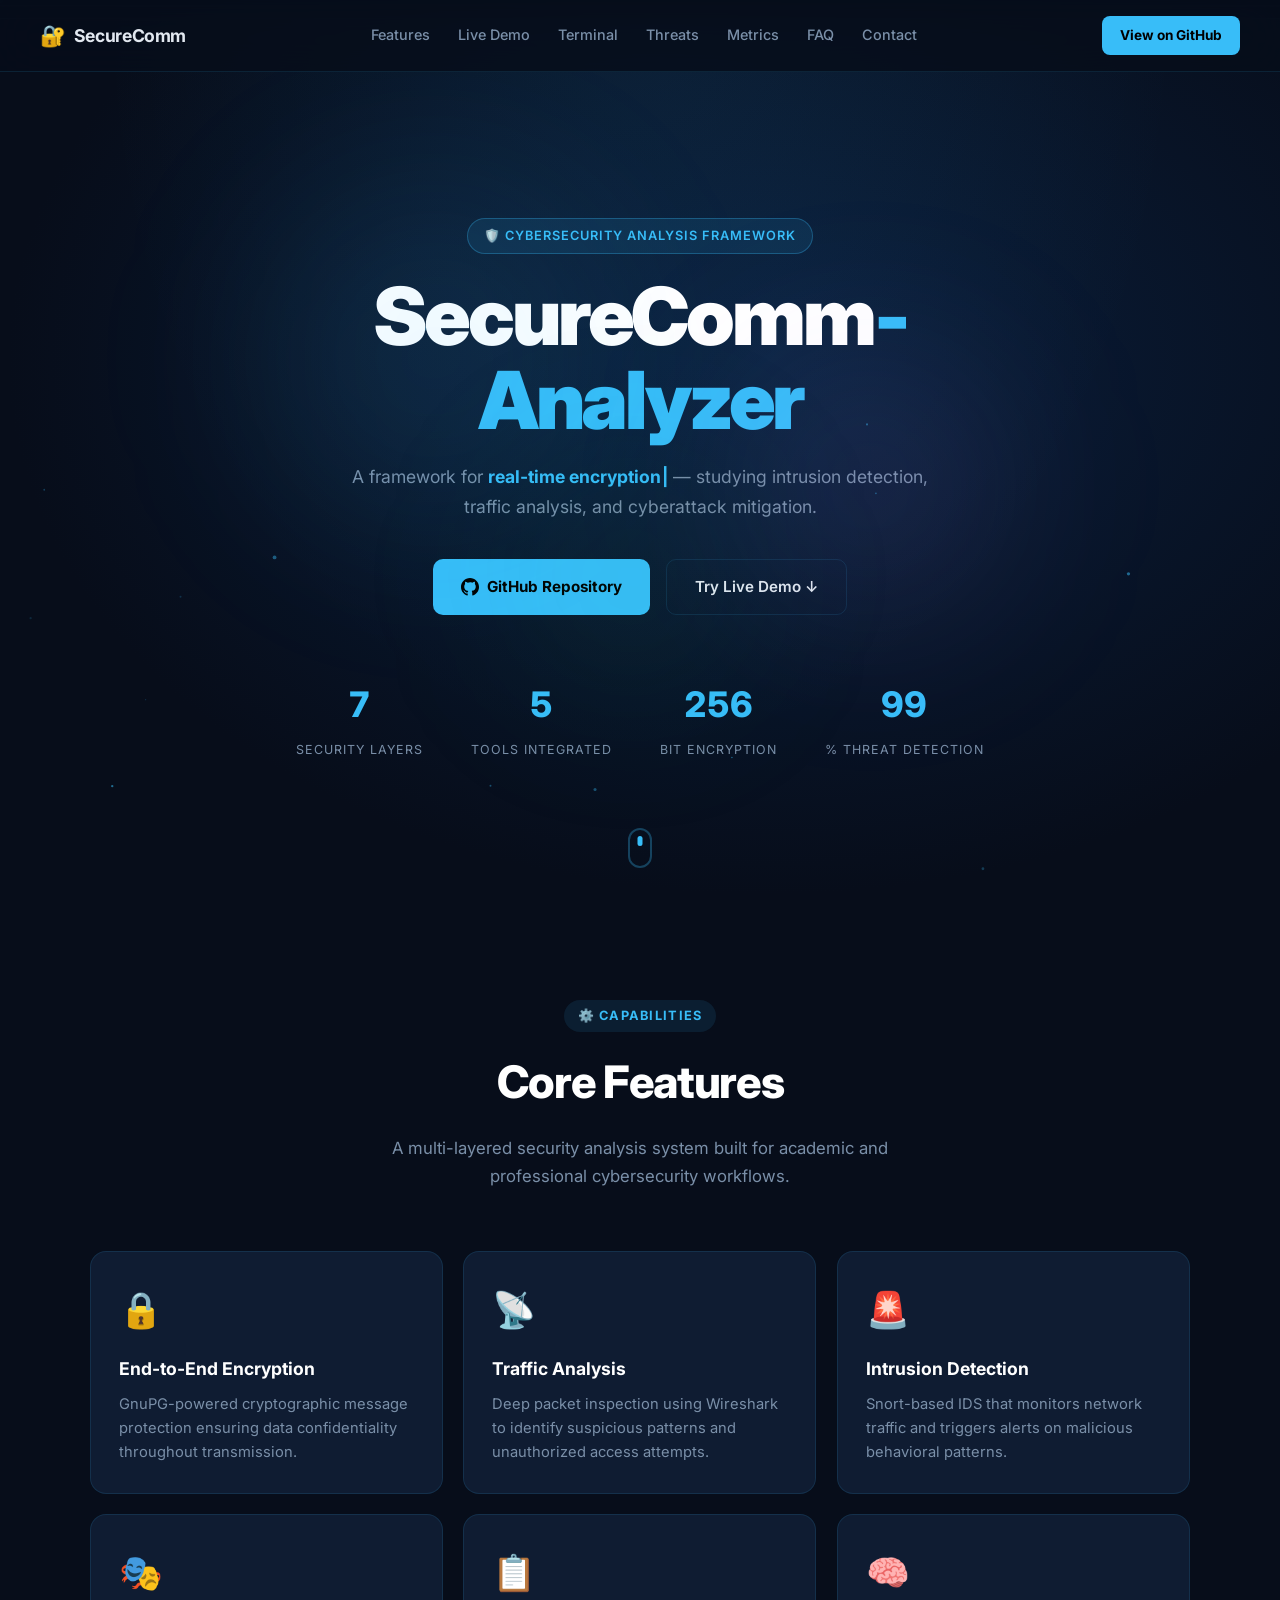
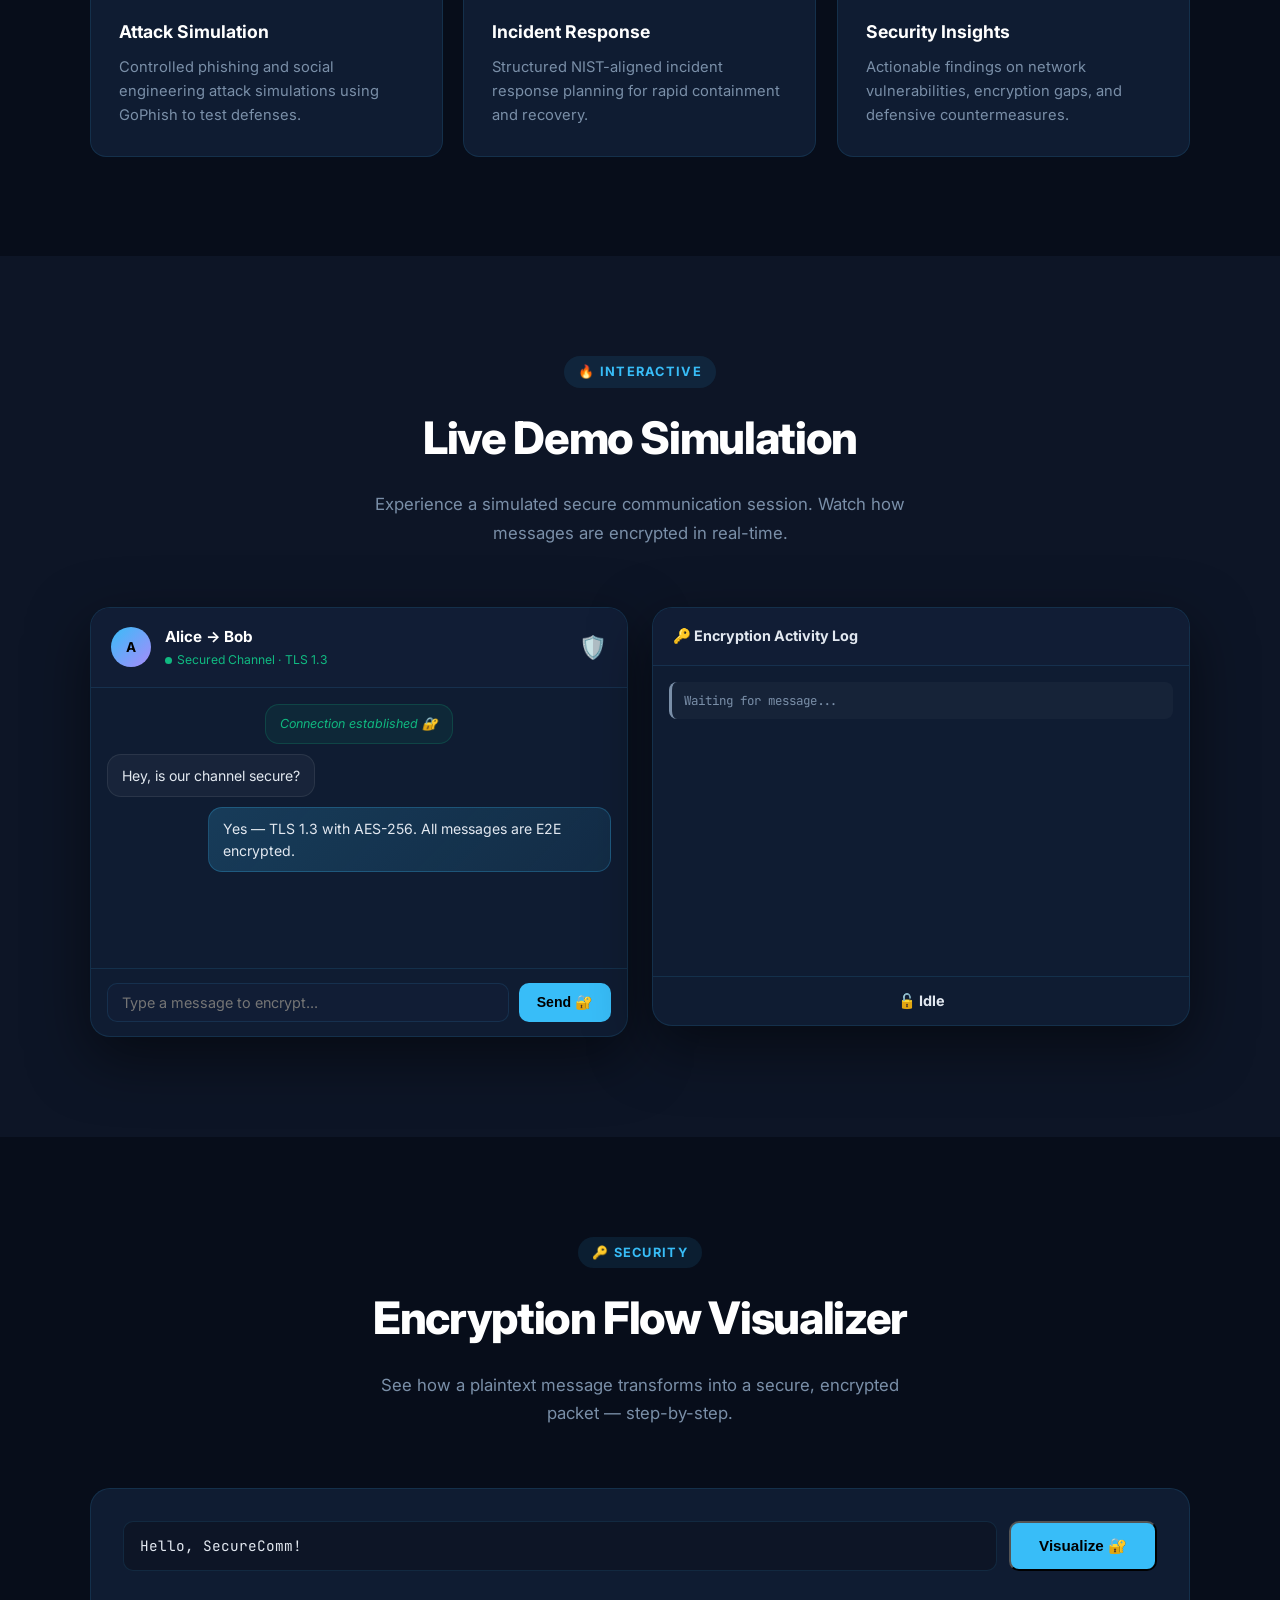
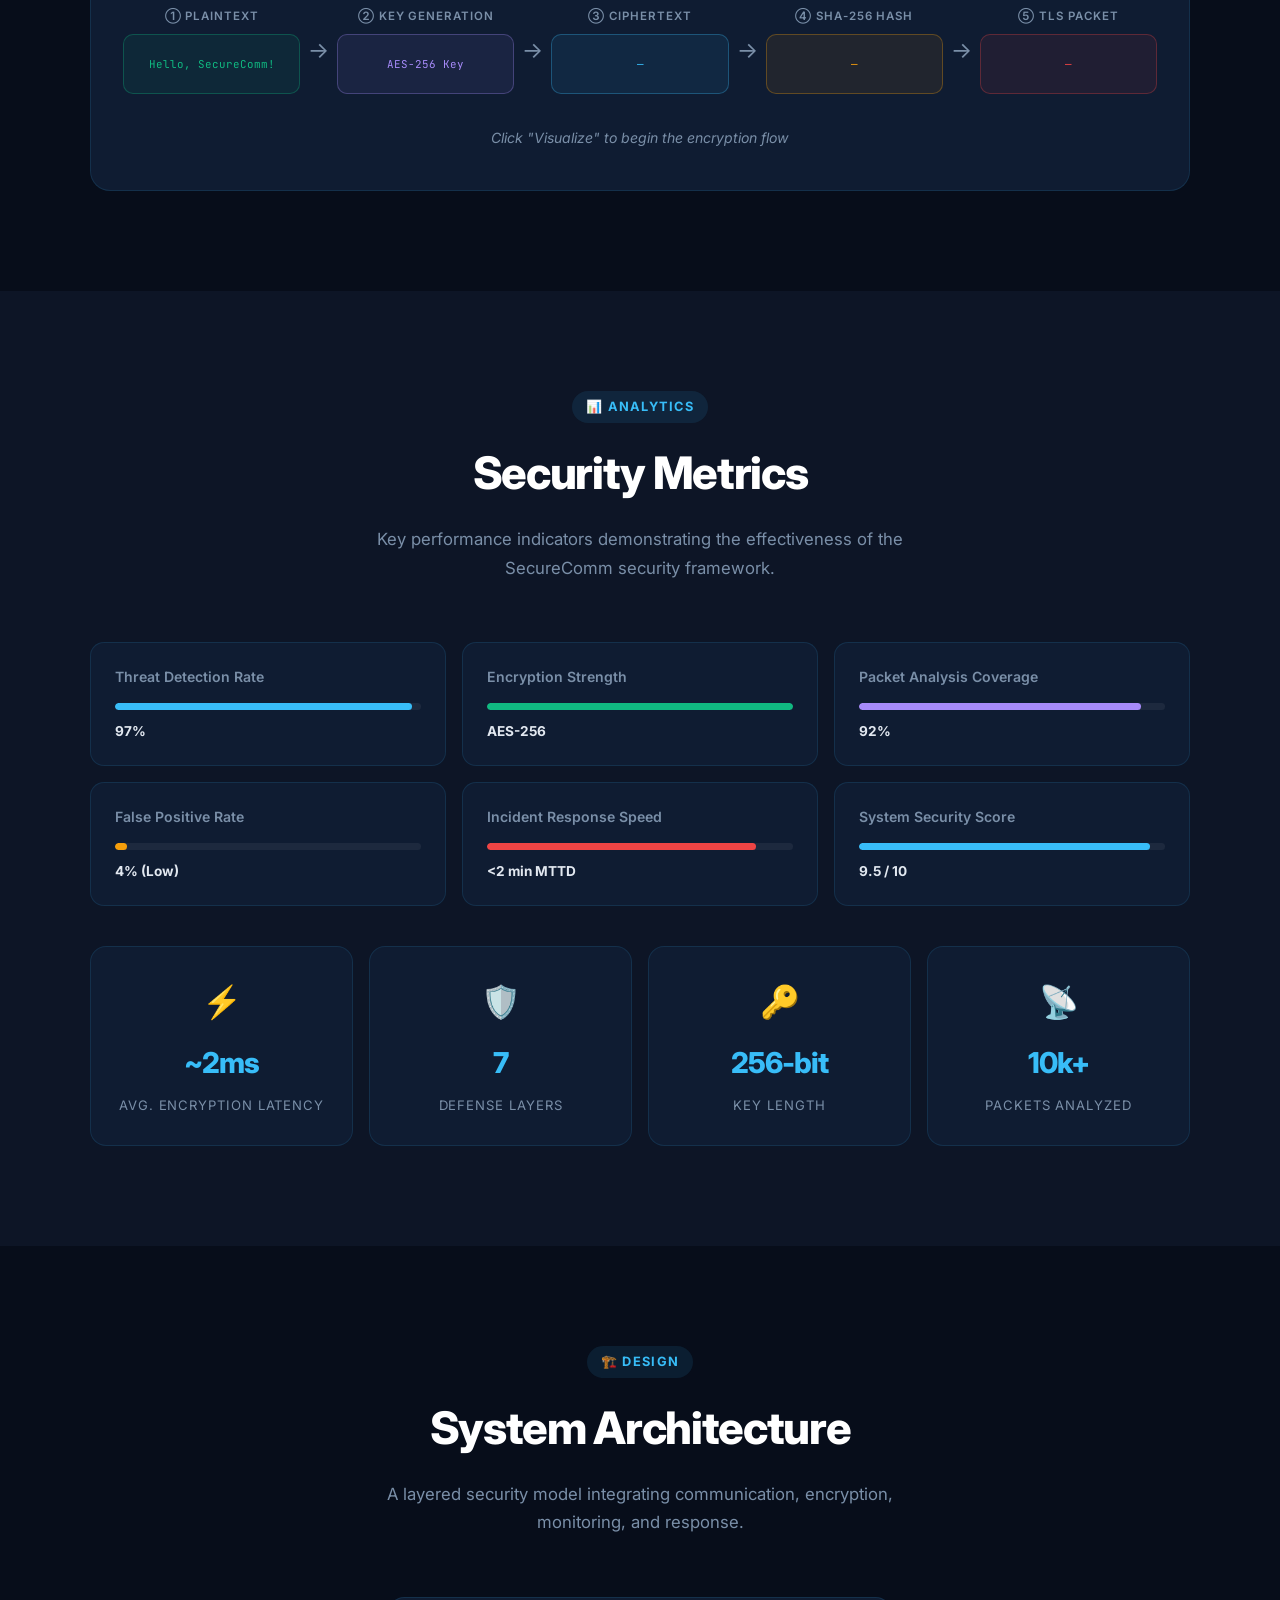
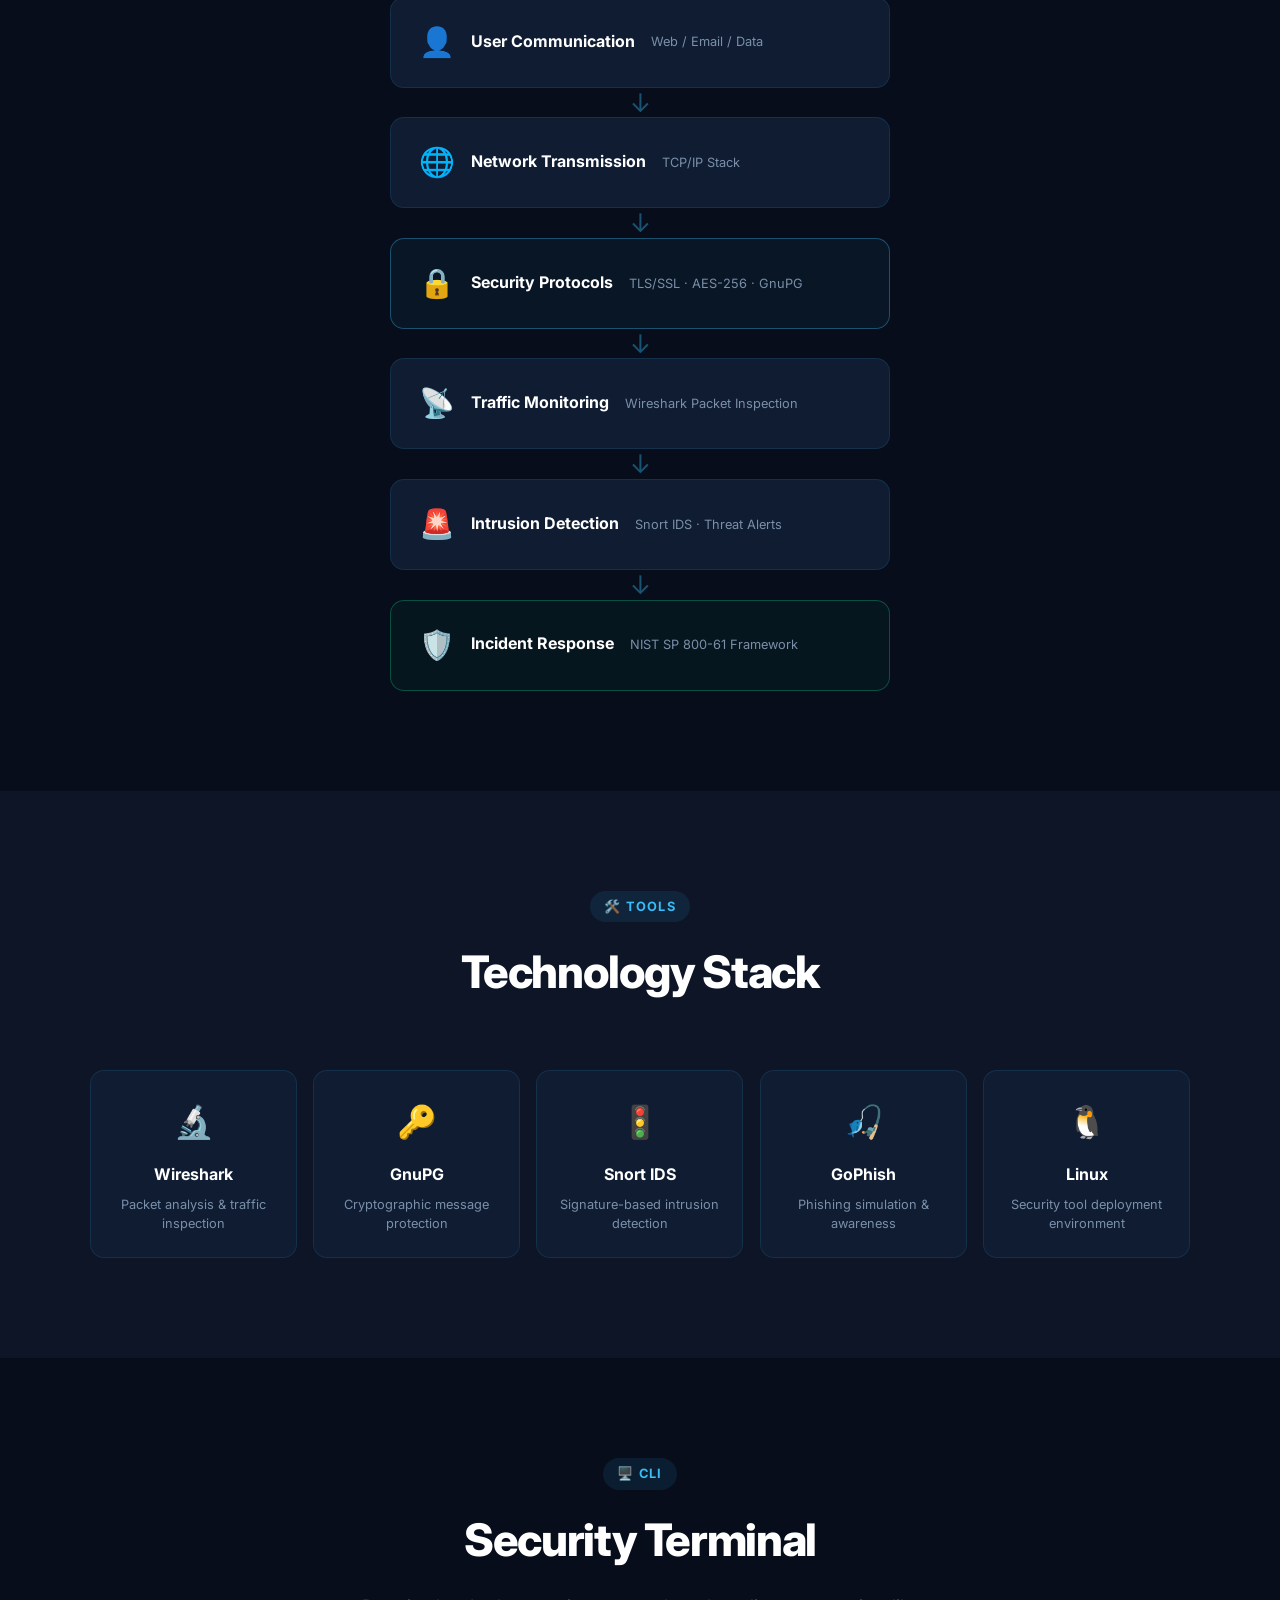
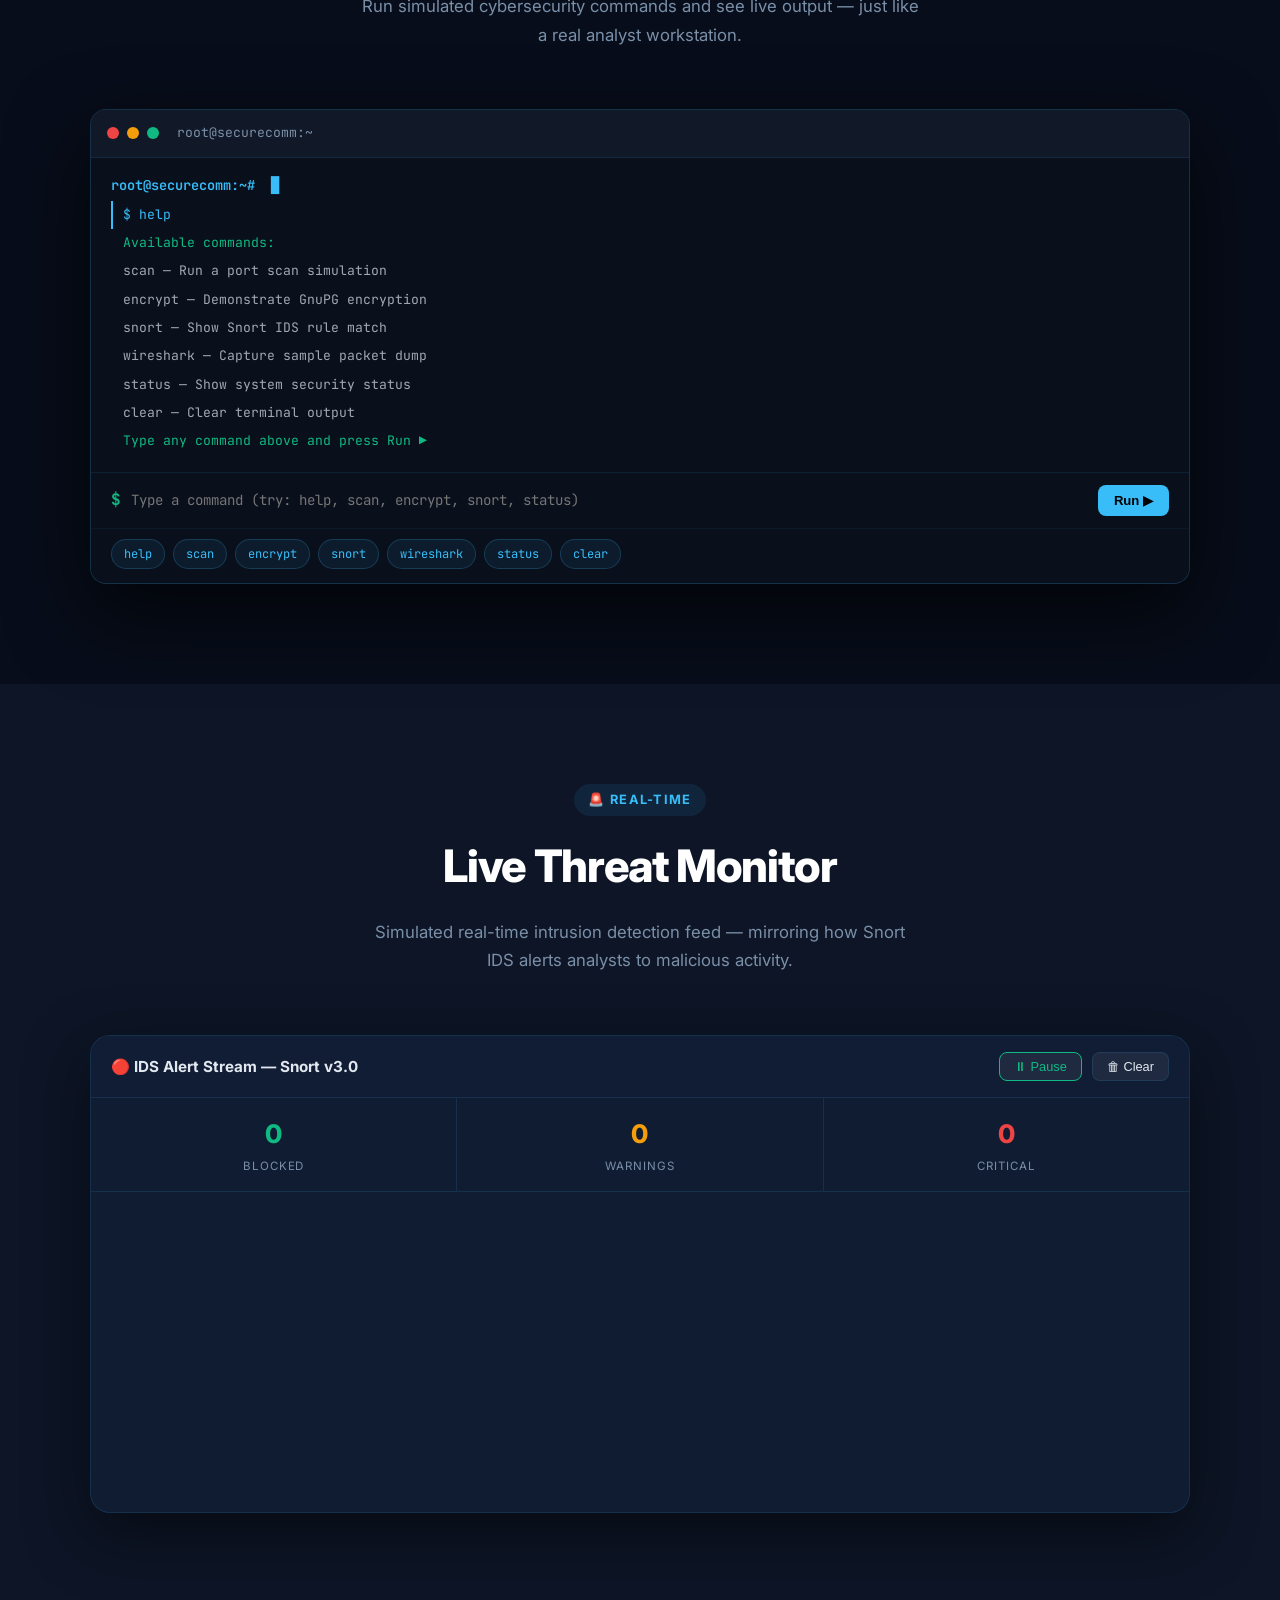
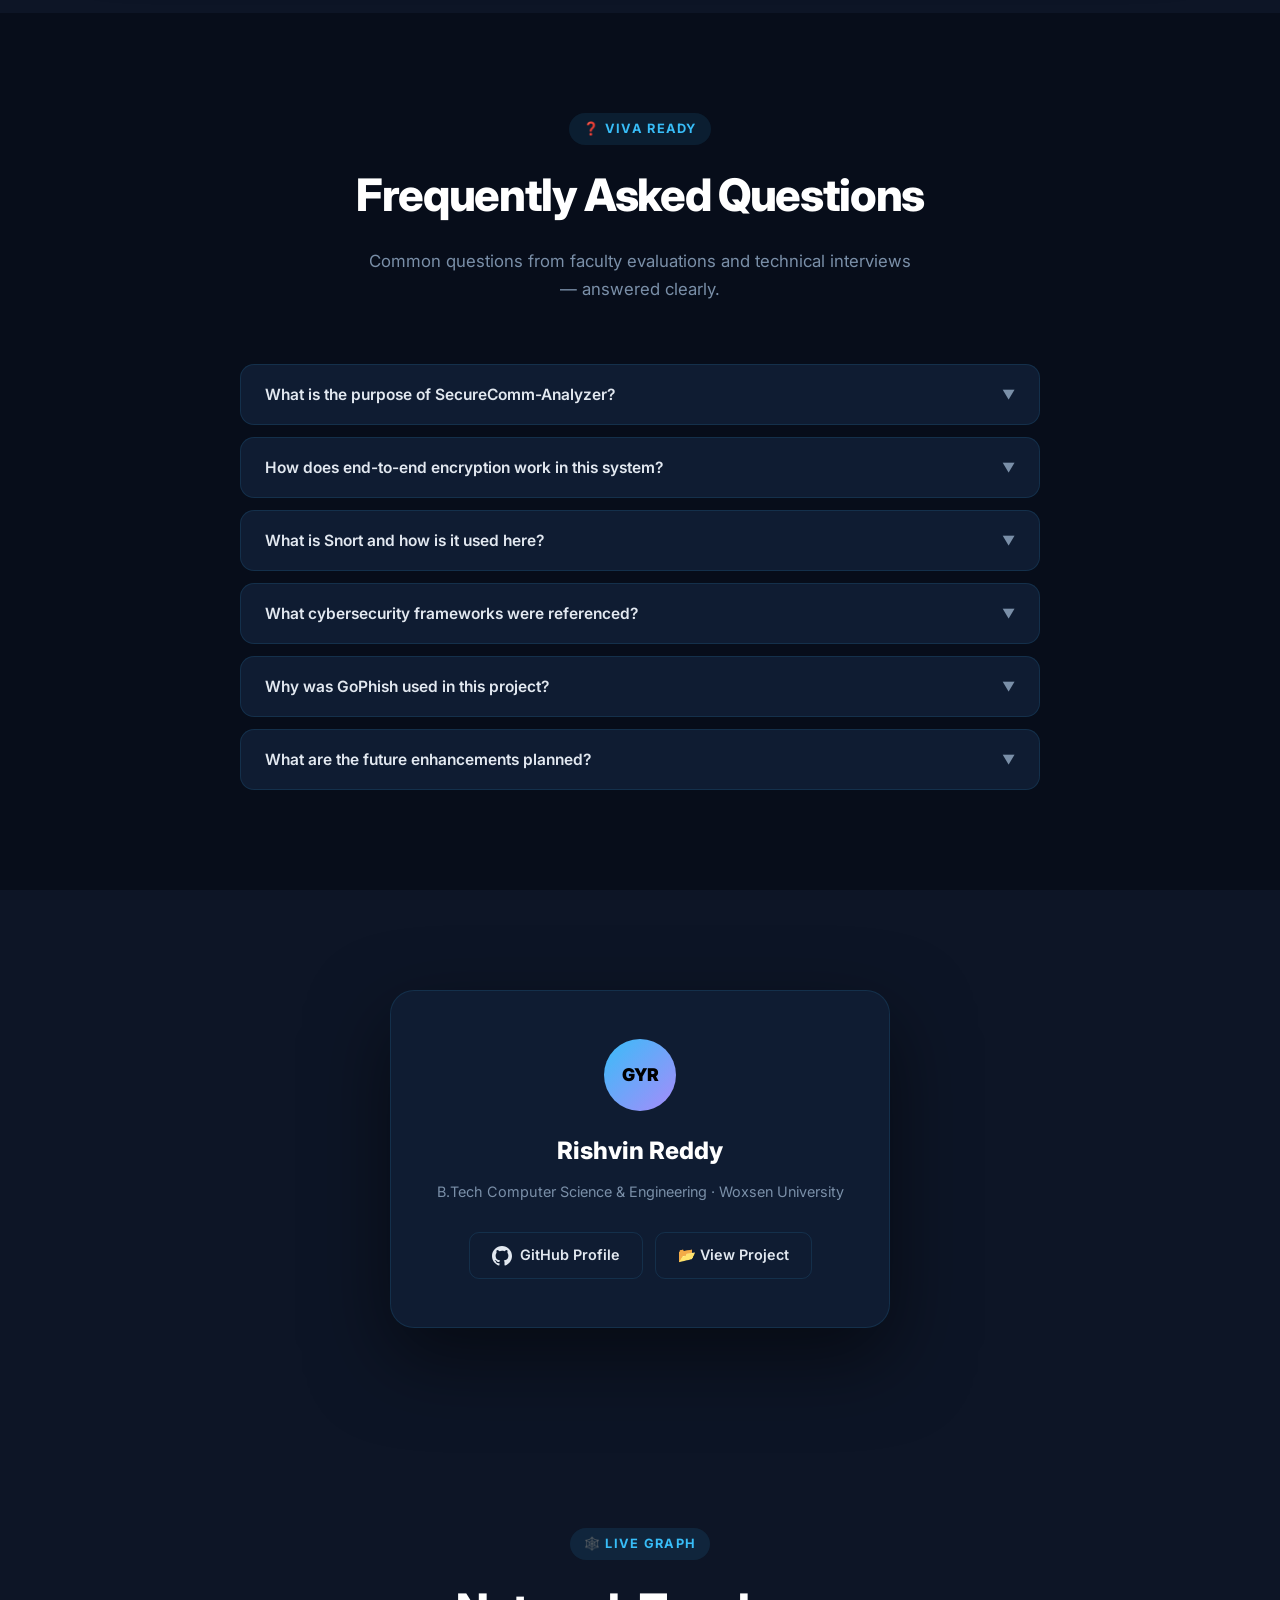
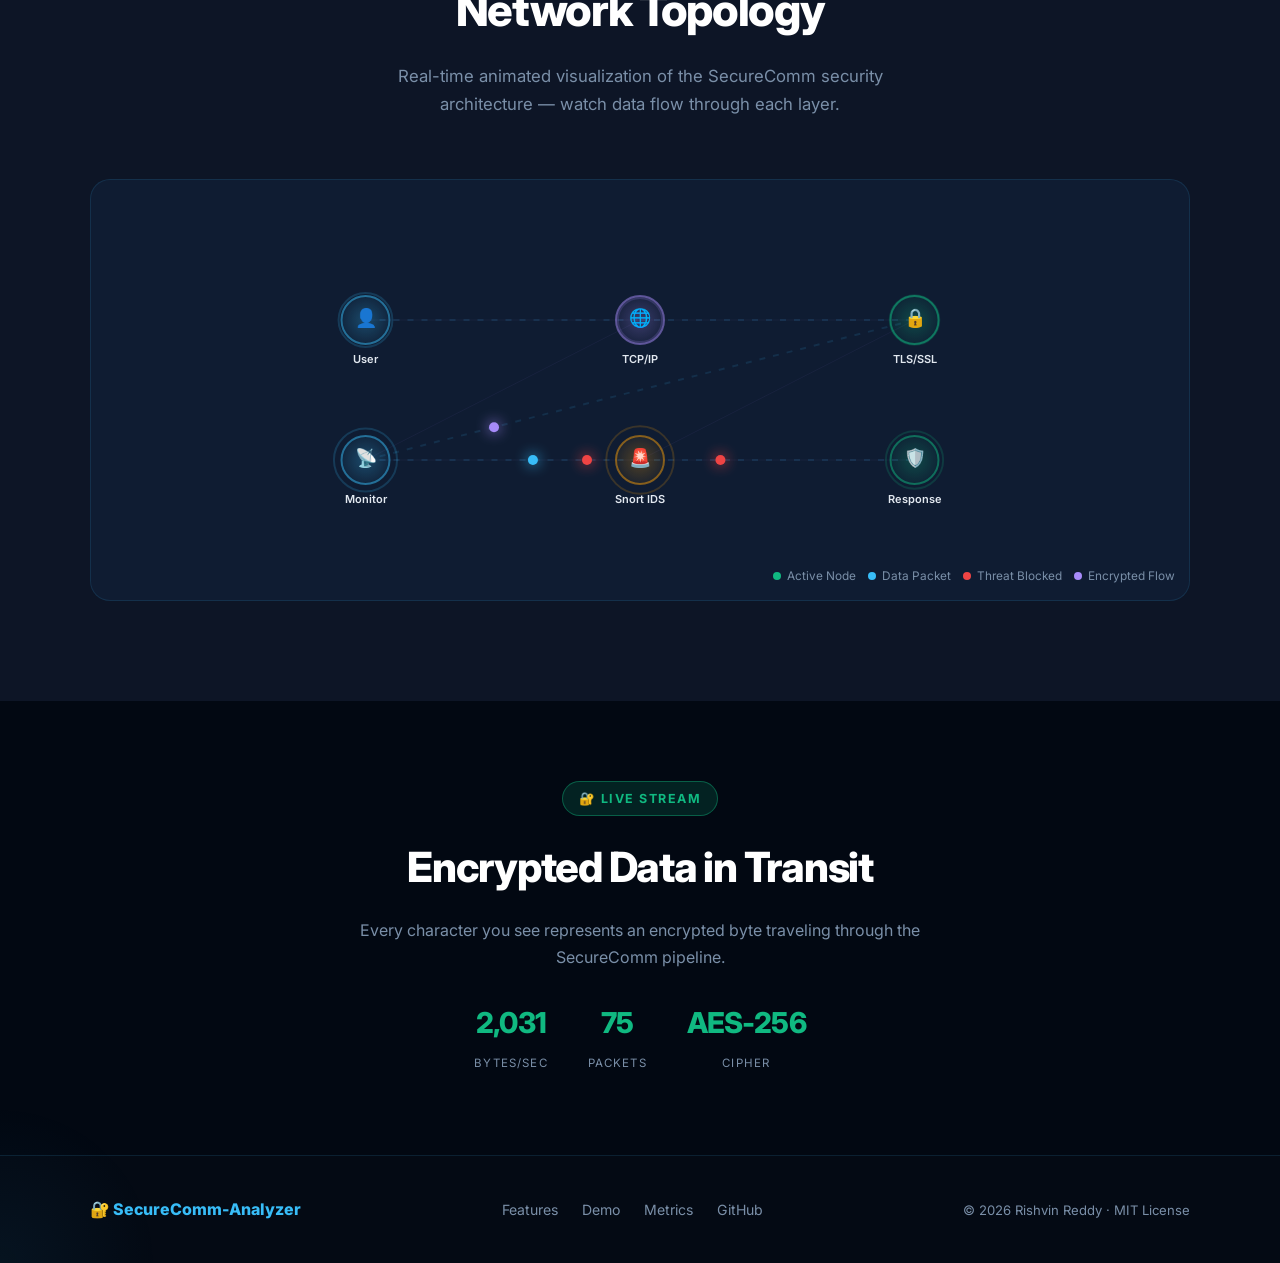
<file: docs/index.html>
<!DOCTYPE html>
<html lang="en">
<head>
  <meta charset="UTF-8" />
  <meta name="viewport" content="width=device-width, initial-scale=1.0" />
  <title>SecureComm | Network Security Analysis Framework</title>
  <meta name="description" content="SecureComm-Analyzer is a comprehensive cybersecurity framework demonstrating encrypted communication, intrusion detection, and network security analysis." />
  <link rel="preconnect" href="https://fonts.googleapis.com" />
  <link href="https://fonts.googleapis.com/css2?family=Inter:wght@300;400;500;600;700;800;900&family=JetBrains+Mono:wght@400;600&display=swap" rel="stylesheet" />
  <link rel="stylesheet" href="https://unpkg.com/aos@2.3.1/dist/aos.css" />
  <link rel="stylesheet" href="style.css" />
</head>
<body>

<!-- ======= PRELOADER ======= -->
<div id="preloader">
  <div class="pre-ring"></div>
  <div class="pre-text">SecureComm</div>
</div>

<!-- ======= SCROLL PROGRESS ======= -->
<div id="scroll-progress"></div>

<!-- ======= BACK TO TOP ======= -->
<button id="back-to-top" title="Back to top">↑</button>

<!-- ======= NAV ======= -->
<nav id="navbar">
  <div class="nav-brand">
    <span class="lock-icon">🔐</span>
    <span>SecureComm</span>
  </div>
  <div class="nav-links" id="nav-links">
    <a href="#features">Features</a>
    <a href="#demo">Live Demo</a>
    <a href="#terminal">Terminal</a>
    <a href="#threat">Threats</a>
    <a href="#metrics">Metrics</a>
    <a href="#faq">FAQ</a>
    <a href="#contact">Contact</a>
  </div>
  <a href="https://github.com/RishvinReddy/SecureComm-Analyzer" target="_blank" class="nav-cta desktop-only">View on GitHub</a>
  <button class="hamburger" id="hamburger" aria-label="Menu"><span></span><span></span><span></span></button>
</nav>
<!-- Mobile Menu Drawer -->
<div class="mobile-drawer" id="mobile-drawer">
  <a href="#features" class="drawer-link">⚙️ Features</a>
  <a href="#demo" class="drawer-link">🔥 Live Demo</a>
  <a href="#terminal" class="drawer-link">🖥️ Terminal</a>
  <a href="#threat" class="drawer-link">🚨 Threats</a>
  <a href="#metrics" class="drawer-link">📊 Metrics</a>
  <a href="#faq" class="drawer-link">❓ FAQ</a>
  <a href="https://github.com/RishvinReddy/SecureComm-Analyzer" target="_blank" class="drawer-link">🐙 GitHub</a>
</div>

<!-- ======= HERO ======= -->
<header id="hero">
  <div class="hero-bg-overlay"></div>
  <canvas id="particle-canvas"></canvas>
  <div class="hero-content">
    <div class="hero-badge" data-aos="fade-down">🛡️ Cybersecurity Analysis Framework</div>
    <h1 data-aos="fade-up" data-aos-delay="100">SecureComm<span class="accent">-Analyzer</span></h1>
    <p class="hero-sub" data-aos="fade-up" data-aos-delay="200">
      A framework for <span id="tw-phrase" class="tw-highlight">real-time encryption</span> —
      studying intrusion detection, traffic analysis, and cyberattack mitigation.
    </p>
    <div class="orb orb1"></div>
    <div class="orb orb2"></div>
    <div class="orb orb3"></div>
    <div class="hero-actions" data-aos="fade-up" data-aos-delay="300">
      <a href="https://github.com/RishvinReddy/SecureComm-Analyzer" target="_blank" class="btn-primary">
        <svg width="18" height="18" viewBox="0 0 24 24" fill="currentColor"><path d="M12 0C5.374 0 0 5.373 0 12c0 5.302 3.438 9.8 8.207 11.387.599.111.793-.261.793-.577v-2.234c-3.338.726-4.033-1.416-4.033-1.416-.546-1.387-1.333-1.756-1.333-1.756-1.089-.745.083-.729.083-.729 1.205.084 1.839 1.237 1.839 1.237 1.07 1.834 2.807 1.304 3.492.997.107-.775.418-1.305.762-1.604-2.665-.305-5.467-1.334-5.467-5.931 0-1.311.469-2.381 1.236-3.221-.124-.303-.535-1.524.117-3.176 0 0 1.008-.322 3.301 1.23A11.509 11.509 0 0 1 12 5.803c1.02.005 2.047.138 3.006.404 2.291-1.552 3.297-1.23 3.297-1.23.653 1.653.242 2.874.118 3.176.77.84 1.235 1.911 1.235 3.221 0 4.609-2.807 5.624-5.479 5.921.43.372.823 1.102.823 2.222v3.293c0 .319.192.694.801.576C20.566 21.797 24 17.3 24 12c0-6.627-5.373-12-12-12z"/></svg>
        GitHub Repository
      </a>
      <a href="#demo" class="btn-secondary">Try Live Demo ↓</a>
    </div>
    <div class="hero-stats" data-aos="fade-up" data-aos-delay="400">
      <div class="stat"><span class="stat-num" data-target="7">0</span><span class="stat-label">Security Layers</span></div>
      <div class="stat"><span class="stat-num" data-target="5">0</span><span class="stat-label">Tools Integrated</span></div>
      <div class="stat"><span class="stat-num" data-target="256">0</span><span class="stat-label">Bit Encryption</span></div>
      <div class="stat"><span class="stat-num" data-target="99">0</span><span class="stat-label">% Threat Detection</span></div>
    </div>
  </div>
  <div class="scroll-indicator">
    <div class="scroll-dot"></div>
  </div>
</header>

<!-- ======= FEATURES ======= -->
<section id="features">
  <div class="container">
    <div class="section-header" data-aos="fade-up">
      <span class="section-tag">⚙️ Capabilities</span>
      <h2>Core Features</h2>
      <p>A multi-layered security analysis system built for academic and professional cybersecurity workflows.</p>
    </div>
    <div class="features-grid">
      <div class="feature-card" data-aos="zoom-in" data-aos-delay="0">
        <div class="feature-icon">🔒</div>
        <h3>End-to-End Encryption</h3>
        <p>GnuPG-powered cryptographic message protection ensuring data confidentiality throughout transmission.</p>
      </div>
      <div class="feature-card" data-aos="zoom-in" data-aos-delay="100">
        <div class="feature-icon">📡</div>
        <h3>Traffic Analysis</h3>
        <p>Deep packet inspection using Wireshark to identify suspicious patterns and unauthorized access attempts.</p>
      </div>
      <div class="feature-card" data-aos="zoom-in" data-aos-delay="200">
        <div class="feature-icon">🚨</div>
        <h3>Intrusion Detection</h3>
        <p>Snort-based IDS that monitors network traffic and triggers alerts on malicious behavioral patterns.</p>
      </div>
      <div class="feature-card" data-aos="zoom-in" data-aos-delay="300">
        <div class="feature-icon">🎭</div>
        <h3>Attack Simulation</h3>
        <p>Controlled phishing and social engineering attack simulations using GoPhish to test defenses.</p>
      </div>
      <div class="feature-card" data-aos="zoom-in" data-aos-delay="400">
        <div class="feature-icon">📋</div>
        <h3>Incident Response</h3>
        <p>Structured NIST-aligned incident response planning for rapid containment and recovery.</p>
      </div>
      <div class="feature-card" data-aos="zoom-in" data-aos-delay="500">
        <div class="feature-icon">🧠</div>
        <h3>Security Insights</h3>
        <p>Actionable findings on network vulnerabilities, encryption gaps, and defensive countermeasures.</p>
      </div>
    </div>
  </div>
</section>

<!-- ======= LIVE DEMO SIMULATION ======= -->
<section id="demo">
  <div class="container">
    <div class="section-header" data-aos="fade-up">
      <span class="section-tag">🔥 Interactive</span>
      <h2>Live Demo Simulation</h2>
      <p>Experience a simulated secure communication session. Watch how messages are encrypted in real-time.</p>
    </div>
    <div class="demo-wrapper" data-aos="fade-up" data-aos-delay="100">
      <div class="chat-panel">
        <div class="chat-header">
          <div class="chat-avatar">A</div>
          <div>
            <div class="chat-name">Alice → Bob</div>
            <div class="chat-status"><span class="status-dot"></span> Secured Channel · TLS 1.3</div>
          </div>
          <div class="chat-shield">🛡️</div>
        </div>
        <div class="chat-messages" id="chat-messages"></div>
        <div class="chat-input-row">
          <input type="text" id="demo-input" class="chat-input" placeholder="Type a message to encrypt..." maxlength="80" />
          <button id="send-btn" class="send-btn">Send 🔐</button>
        </div>
      </div>
      <div class="encrypt-panel" data-aos="fade-left" data-aos-delay="200">
        <div class="ep-header">🔑 Encryption Activity Log</div>
        <div id="encrypt-log" class="ep-log">
          <div class="log-entry inactive">Waiting for message...</div>
        </div>
        <div class="ep-badge" id="security-badge">🔓 Idle</div>
      </div>
    </div>
  </div>
</section>

<!-- ======= ENCRYPTION VISUALIZATION ======= -->
<section id="encryption">
  <div class="container">
    <div class="section-header" data-aos="fade-up">
      <span class="section-tag">🔑 Security</span>
      <h2>Encryption Flow Visualizer</h2>
      <p>See how a plaintext message transforms into a secure, encrypted packet — step-by-step.</p>
    </div>
    <div class="enc-flow-wrapper" data-aos="fade-up" data-aos-delay="100">
      <div class="enc-input-row">
        <input type="text" id="enc-input" class="enc-text-input" placeholder="Enter any text to visualize encryption..." value="Hello, SecureComm!" />
        <button id="enc-btn" class="btn-primary">Visualize 🔐</button>
      </div>
      <div class="enc-stages" id="enc-stages">
        <div class="enc-stage" id="stage-plain">
          <div class="stage-label">① Plaintext</div>
          <div class="stage-box plain-box" id="plain-text">Hello, SecureComm!</div>
        </div>
        <div class="stage-arrow">→</div>
        <div class="enc-stage" id="stage-key">
          <div class="stage-label">② Key Generation</div>
          <div class="stage-box key-box" id="key-text">AES-256 Key</div>
        </div>
        <div class="stage-arrow">→</div>
        <div class="enc-stage" id="stage-cipher">
          <div class="stage-label">③ Ciphertext</div>
          <div class="stage-box cipher-box" id="cipher-text">—</div>
        </div>
        <div class="stage-arrow">→</div>
        <div class="enc-stage" id="stage-hash">
          <div class="stage-label">④ SHA-256 Hash</div>
          <div class="stage-box hash-box" id="hash-text">—</div>
        </div>
        <div class="stage-arrow">→</div>
        <div class="enc-stage" id="stage-tls">
          <div class="stage-label">⑤ TLS Packet</div>
          <div class="stage-box tls-box" id="tls-text">—</div>
        </div>
      </div>
      <div class="enc-status" id="enc-status">Click "Visualize" to begin the encryption flow</div>
    </div>
  </div>
</section>

<!-- ======= METRICS ======= -->
<section id="metrics">
  <div class="container">
    <div class="section-header" data-aos="fade-up">
      <span class="section-tag">📊 Analytics</span>
      <h2>Security Metrics</h2>
      <p>Key performance indicators demonstrating the effectiveness of the SecureComm security framework.</p>
    </div>
    <div class="metrics-grid" data-aos="fade-up" data-aos-delay="100">
      <div class="metric-card" data-aos="zoom-in" data-aos-delay="0">
        <div class="metric-label">Threat Detection Rate</div>
        <div class="metric-bar-wrap"><div class="metric-bar" data-width="97" style="--bar-color: #38bdf8;"></div></div>
        <div class="metric-value">97%</div>
      </div>
      <div class="metric-card" data-aos="zoom-in" data-aos-delay="100">
        <div class="metric-label">Encryption Strength</div>
        <div class="metric-bar-wrap"><div class="metric-bar" data-width="100" style="--bar-color: #10b981;"></div></div>
        <div class="metric-value">AES-256</div>
      </div>
      <div class="metric-card" data-aos="zoom-in" data-aos-delay="200">
        <div class="metric-label">Packet Analysis Coverage</div>
        <div class="metric-bar-wrap"><div class="metric-bar" data-width="92" style="--bar-color: #a78bfa;"></div></div>
        <div class="metric-value">92%</div>
      </div>
      <div class="metric-card" data-aos="zoom-in" data-aos-delay="300">
        <div class="metric-label">False Positive Rate</div>
        <div class="metric-bar-wrap"><div class="metric-bar" data-width="4" style="--bar-color: #f59e0b;"></div></div>
        <div class="metric-value">4% (Low)</div>
      </div>
      <div class="metric-card" data-aos="zoom-in" data-aos-delay="400">
        <div class="metric-label">Incident Response Speed</div>
        <div class="metric-bar-wrap"><div class="metric-bar" data-width="88" style="--bar-color: #ef4444;"></div></div>
        <div class="metric-value">&lt;2 min MTTD</div>
      </div>
      <div class="metric-card" data-aos="zoom-in" data-aos-delay="500">
        <div class="metric-label">System Security Score</div>
        <div class="metric-bar-wrap"><div class="metric-bar" data-width="95" style="--bar-color: #38bdf8;"></div></div>
        <div class="metric-value">9.5 / 10</div>
      </div>
    </div>
    <div class="score-cards" data-aos="fade-up" data-aos-delay="200">
      <div class="score-card" data-aos="flip-left" data-aos-delay="0">
        <div class="score-icon">⚡</div>
        <div class="score-num">~2ms</div>
        <div class="score-desc">Avg. Encryption Latency</div>
      </div>
      <div class="score-card" data-aos="flip-left" data-aos-delay="100">
        <div class="score-icon">🛡️</div>
        <div class="score-num">7</div>
        <div class="score-desc">Defense Layers</div>
      </div>
      <div class="score-card" data-aos="flip-left" data-aos-delay="200">
        <div class="score-icon">🔑</div>
        <div class="score-num">256-bit</div>
        <div class="score-desc">Key Length</div>
      </div>
      <div class="score-card" data-aos="flip-left" data-aos-delay="300">
        <div class="score-icon">📡</div>
        <div class="score-num">10k+</div>
        <div class="score-desc">Packets Analyzed</div>
      </div>
    </div>
  </div>
</section>

<!-- ======= ARCHITECTURE ======= -->
<section id="architecture">
  <div class="container">
    <div class="section-header" data-aos="fade-up">
      <span class="section-tag">🏗️ Design</span>
      <h2>System Architecture</h2>
      <p>A layered security model integrating communication, encryption, monitoring, and response.</p>
    </div>
    <div class="arch-flow" data-aos="fade-up" data-aos-delay="100">
      <div class="arch-node user-node">
        <div class="arch-icon">👤</div>
        <div class="arch-title">User Communication</div>
        <div class="arch-sub">Web / Email / Data</div>
      </div>
      <div class="arch-arrow-down">↓</div>
      <div class="arch-node">
        <div class="arch-icon">🌐</div>
        <div class="arch-title">Network Transmission</div>
        <div class="arch-sub">TCP/IP Stack</div>
      </div>
      <div class="arch-arrow-down">↓</div>
      <div class="arch-node highlight-node">
        <div class="arch-icon">🔒</div>
        <div class="arch-title">Security Protocols</div>
        <div class="arch-sub">TLS/SSL · AES-256 · GnuPG</div>
      </div>
      <div class="arch-arrow-down">↓</div>
      <div class="arch-node">
        <div class="arch-icon">📡</div>
        <div class="arch-title">Traffic Monitoring</div>
        <div class="arch-sub">Wireshark Packet Inspection</div>
      </div>
      <div class="arch-arrow-down">↓</div>
      <div class="arch-node">
        <div class="arch-icon">🚨</div>
        <div class="arch-title">Intrusion Detection</div>
        <div class="arch-sub">Snort IDS · Threat Alerts</div>
      </div>
      <div class="arch-arrow-down">↓</div>
      <div class="arch-node response-node">
        <div class="arch-icon">🛡️</div>
        <div class="arch-title">Incident Response</div>
        <div class="arch-sub">NIST SP 800-61 Framework</div>
      </div>
    </div>
  </div>
</section>

<!-- ======= TECH STACK ======= -->
<section id="tech">
  <div class="container">
    <div class="section-header" data-aos="fade-up">
      <span class="section-tag">🛠️ Tools</span>
      <h2>Technology Stack</h2>
    </div>
    <div class="tech-grid">
      <div class="tech-card" data-aos="fade-up" data-aos-delay="0">
        <div class="tech-icon">🔬</div>
        <div class="tech-name">Wireshark</div>
        <div class="tech-desc">Packet analysis & traffic inspection</div>
      </div>
      <div class="tech-card" data-aos="fade-up" data-aos-delay="80">
        <div class="tech-icon">🔑</div>
        <div class="tech-name">GnuPG</div>
        <div class="tech-desc">Cryptographic message protection</div>
      </div>
      <div class="tech-card" data-aos="fade-up" data-aos-delay="160">
        <div class="tech-icon">🚦</div>
        <div class="tech-name">Snort IDS</div>
        <div class="tech-desc">Signature-based intrusion detection</div>
      </div>
      <div class="tech-card" data-aos="fade-up" data-aos-delay="240">
        <div class="tech-icon">🎣</div>
        <div class="tech-name">GoPhish</div>
        <div class="tech-desc">Phishing simulation & awareness</div>
      </div>
      <div class="tech-card" data-aos="fade-up" data-aos-delay="320">
        <div class="tech-icon">🐧</div>
        <div class="tech-name">Linux</div>
        <div class="tech-desc">Security tool deployment environment</div>
      </div>
    </div>
  </div>
</section>

<!-- ======= TERMINAL SIMULATOR ======= -->
<section id="terminal">
  <div class="container">
    <div class="section-header" data-aos="fade-up">
      <span class="section-tag">🖥️ CLI</span>
      <h2>Security Terminal</h2>
      <p>Run simulated cybersecurity commands and see live output — just like a real analyst workstation.</p>
    </div>
    <div class="terminal-wrapper" data-aos="fade-up" data-aos-delay="100">
      <div class="terminal-topbar">
        <span class="t-dot red"></span><span class="t-dot yellow"></span><span class="t-dot green"></span>
        <span class="t-title">root@securecomm:~</span>
      </div>
      <div class="terminal-body" id="terminal-body">
        <div class="t-line"><span class="t-prompt">root@securecomm:~#</span> <span class="t-typed" id="t-typed"></span><span class="t-cursor">█</span></div>
        <div id="t-output"></div>
      </div>
      <div class="terminal-input-row">
        <span class="t-prompt-input">$</span>
        <input type="text" id="t-input" class="t-input" placeholder="Type a command (try: help, scan, encrypt, snort, status)" />
        <button id="t-run" class="t-run-btn">Run ▶</button>
      </div>
      <div class="terminal-hints">
        <span class="hint-tag" data-cmd="help">help</span>
        <span class="hint-tag" data-cmd="scan">scan</span>
        <span class="hint-tag" data-cmd="encrypt">encrypt</span>
        <span class="hint-tag" data-cmd="snort">snort</span>
        <span class="hint-tag" data-cmd="wireshark">wireshark</span>
        <span class="hint-tag" data-cmd="status">status</span>
        <span class="hint-tag" data-cmd="clear">clear</span>
      </div>
    </div>
  </div>
</section>

<!-- ======= LIVE THREAT MONITOR ======= -->
<section id="threat">
  <div class="container">
    <div class="section-header" data-aos="fade-up">
      <span class="section-tag">🚨 Real-time</span>
      <h2>Live Threat Monitor</h2>
      <p>Simulated real-time intrusion detection feed — mirroring how Snort IDS alerts analysts to malicious activity.</p>
    </div>
    <div class="threat-wrapper" data-aos="fade-up" data-aos-delay="100">
      <div class="threat-header">
        <div class="threat-title">🔴 IDS Alert Stream — Snort v3.0</div>
        <div class="threat-controls">
          <button id="threat-toggle" class="threat-btn active">⏸ Pause</button>
          <button id="threat-clear" class="threat-btn">🗑 Clear</button>
        </div>
      </div>
      <div class="threat-stats-row">
        <div class="ts-card"><span id="ts-blocked">0</span><small>Blocked</small></div>
        <div class="ts-card warn"><span id="ts-warned">0</span><small>Warnings</small></div>
        <div class="ts-card crit"><span id="ts-critical">0</span><small>Critical</small></div>
      </div>
      <div class="threat-feed" id="threat-feed"></div>
    </div>
  </div>
</section>

<!-- ======= FAQ ======= -->
<section id="faq">
  <div class="container">
    <div class="section-header" data-aos="fade-up">
      <span class="section-tag">❓ Viva Ready</span>
      <h2>Frequently Asked Questions</h2>
      <p>Common questions from faculty evaluations and technical interviews — answered clearly.</p>
    </div>
    <div class="faq-list" data-aos="fade-up" data-aos-delay="100">
      <div class="faq-item">
        <button class="faq-q">What is the purpose of SecureComm-Analyzer? <span class="faq-arrow">▼</span></button>
        <div class="faq-a">SecureComm-Analyzer is an academic cybersecurity framework that studies how secure communication protocols work, how threats are detected, and how incident response is conducted. It integrates tools like Wireshark, Snort, GnuPG, and GoPhish to simulate real-world security workflows.</div>
      </div>
      <div class="faq-item">
        <button class="faq-q">How does end-to-end encryption work in this system? <span class="faq-arrow">▼</span></button>
        <div class="faq-a">Messages are encrypted using GnuPG (AES-256) before transmission. Only the intended recipient holds the private key required to decrypt. TLS 1.3 further secures the transport channel, ensuring no plaintext is ever exposed on the network.</div>
      </div>
      <div class="faq-item">
        <button class="faq-q">What is Snort and how is it used here? <span class="faq-arrow">▼</span></button>
        <div class="faq-a">Snort is an open-source Intrusion Detection System (IDS). In SecureComm-Analyzer, Snort monitors network traffic using predefined rules to detect port scans, malicious payloads, and anomalous behavior — then generates alerts for administrator review.</div>
      </div>
      <div class="faq-item">
        <button class="faq-q">What cybersecurity frameworks were referenced? <span class="faq-arrow">▼</span></button>
        <div class="faq-a">The project aligns with the NIST Cybersecurity Framework (CSF) and NIST SP 800-61 for Incident Handling. OWASP guidelines were also referenced for web-layer security considerations and threat categorization.</div>
      </div>
      <div class="faq-item">
        <button class="faq-q">Why was GoPhish used in this project? <span class="faq-arrow">▼</span></button>
        <div class="faq-a">GoPhish simulates phishing campaign attacks to test an organization's human-layer defenses. It helps understand how social engineering exploits trust rather than technical vulnerabilities, and supports designing better awareness programs.</div>
      </div>
      <div class="faq-item">
        <button class="faq-q">What are the future enhancements planned? <span class="faq-arrow">▼</span></button>
        <div class="faq-a">Future work includes ML-based anomaly detection (replacing static Snort rules), real-time dashboards integrated with SIEM tools (like Splunk or ELK), automated incident response playbooks, and cloud security monitoring integration.</div>
      </div>
    </div>
  </div>
</section>

<!-- ======= CONTACT ======= -->
<section id="contact">
  <div class="container">
    <div class="contact-card" data-aos="zoom-in">
      <div class="contact-avatar">GYR</div>
      <h2>Rishvin Reddy</h2>
      <p class="contact-sub">B.Tech Computer Science & Engineering · Woxsen University</p>
      <div class="contact-links">
        <a href="https://github.com/RishvinReddy" target="_blank" class="contact-link">
          <svg width="20" height="20" viewBox="0 0 24 24" fill="currentColor"><path d="M12 0C5.374 0 0 5.373 0 12c0 5.302 3.438 9.8 8.207 11.387.599.111.793-.261.793-.577v-2.234c-3.338.726-4.033-1.416-4.033-1.416-.546-1.387-1.333-1.756-1.333-1.756-1.089-.745.083-.729.083-.729 1.205.084 1.839 1.237 1.839 1.237 1.07 1.834 2.807 1.304 3.492.997.107-.775.418-1.305.762-1.604-2.665-.305-5.467-1.334-5.467-5.931 0-1.311.469-2.381 1.236-3.221-.124-.303-.535-1.524.117-3.176 0 0 1.008-.322 3.301 1.23A11.509 11.509 0 0 1 12 5.803c1.02.005 2.047.138 3.006.404 2.291-1.552 3.297-1.23 3.297-1.23.653 1.653.242 2.874.118 3.176.77.84 1.235 1.911 1.235 3.221 0 4.609-2.807 5.624-5.479 5.921.43.372.823 1.102.823 2.222v3.293c0 .319.192.694.801.576C20.566 21.797 24 17.3 24 12c0-6.627-5.373-12-12-12z"/></svg>
          GitHub Profile
        </a>
        <a href="https://github.com/RishvinReddy/SecureComm-Analyzer" target="_blank" class="contact-link">
          📂 View Project
        </a>
      </div>
    </div>
  </div>
</section>

<!-- ======= NETWORK TOPOLOGY ======= -->
<section id="topology">
  <div class="container">
    <div class="section-header" data-aos="fade-up">
      <span class="section-tag">🕸️ Live Graph</span>
      <h2>Network Topology</h2>
      <p>Real-time animated visualization of the SecureComm security architecture — watch data flow through each layer.</p>
    </div>
    <div class="topology-wrap" data-aos="fade-up" data-aos-delay="100">
      <canvas id="topology-canvas"></canvas>
      <div class="topology-legend">
        <div class="tl-item"><span class="tl-dot" style="background:#10b981"></span> Active Node</div>
        <div class="tl-item"><span class="tl-dot" style="background:#38bdf8"></span> Data Packet</div>
        <div class="tl-item"><span class="tl-dot" style="background:#ef4444"></span> Threat Blocked</div>
        <div class="tl-item"><span class="tl-dot" style="background:#a78bfa"></span> Encrypted Flow</div>
      </div>
    </div>
  </div>
</section>

<!-- ======= MATRIX RAIN ======= -->
<section id="matrix-section">
  <div class="matrix-inner">
    <canvas id="matrix-canvas"></canvas>
    <div class="matrix-overlay-text" data-aos="fade-up">
      <div class="matrix-badge">🔐 LIVE STREAM</div>
      <h2>Encrypted Data in Transit</h2>
      <p>Every character you see represents an encrypted byte traveling through the SecureComm pipeline.</p>
      <div class="matrix-stats">
        <div class="ms"><span id="m-bytes">0</span><small>Bytes/sec</small></div>
        <div class="ms"><span id="m-packets">0</span><small>Packets</small></div>
        <div class="ms"><span id="m-cipher">AES-256</span><small>Cipher</small></div>
      </div>
    </div>
  </div>
</section>

<!-- ======= FOOTER ======= -->
<footer>
  <div class="footer-inner">
    <div class="footer-brand">🔐 SecureComm-Analyzer</div>
    <div class="footer-links">
      <a href="#features">Features</a>
      <a href="#demo">Demo</a>
      <a href="#metrics">Metrics</a>
      <a href="https://github.com/RishvinReddy/SecureComm-Analyzer" target="_blank">GitHub</a>
    </div>
    <div class="footer-copy">© 2026 Rishvin Reddy · MIT License</div>
  </div>
</footer>

<script src="https://unpkg.com/aos@2.3.1/dist/aos.js"></script>
<script src="script.js"></script>
<!-- Toast stack -->
<div id="toast-stack"></div>

<!-- Cursor glow -->
<div id="cursor-glow"></div>

</body>
</html>
</file>
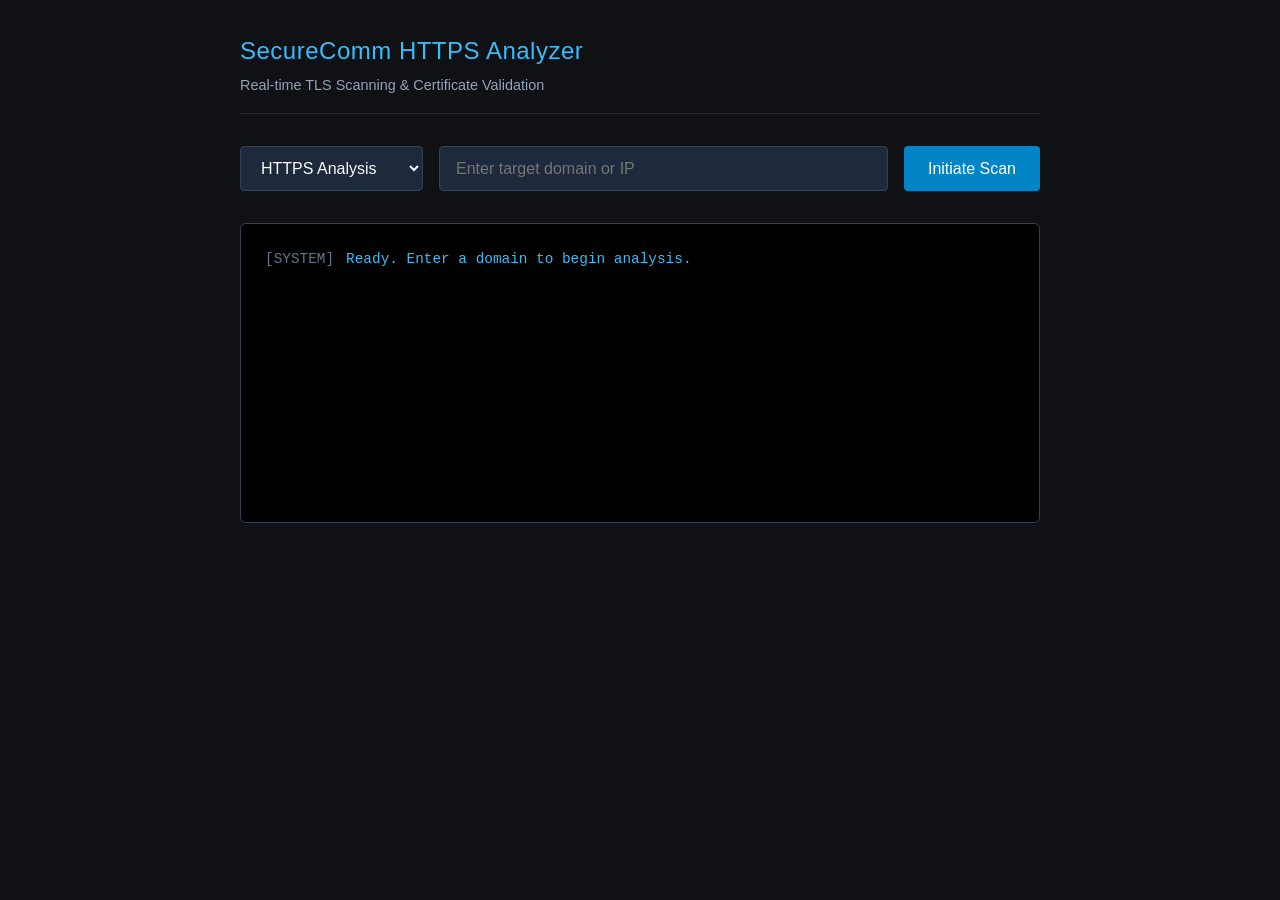
<file: frontend/index.html>
<!DOCTYPE html>
<html lang="en">

<head>
    <meta charset="UTF-8">
    <meta name="viewport" content="width=device-width, initial-scale=1.0">
    <title>SecureComm System Console</title>
    <link rel="stylesheet" href="css/styles.css">
</head>

<body>

    <div class="container">
        <div class="header">
            <h2>SecureComm HTTPS Analyzer</h2>
            <p>Real-time TLS Scanning & Certificate Validation</p>
        </div>

        <div class="input-group">
            <select id="scanType" class="scan-select">
                <option value="https">HTTPS Analysis</option>
                <option value="nmap">Port Scan (Nmap)</option>
            </select>
            <input type="text" id="domain" placeholder="Enter target domain or IP" autocomplete="off">
            <button id="analyzeBtn" onclick="initiateScan()">Initiate Scan</button>
        </div>

        <div class="console-container" id="console">
            <div class="log-line">
                <span class="log-time">[SYSTEM]</span>
                <span class="log-msg log-info">Ready. Enter a domain to begin analysis.</span>
            </div>
            <!-- Logs will be injected here -->
        </div>
    </div>

    <script src="js/api.js"></script>
</body>

</html>
</file>
<file: docs/style.css>
/* ===== ROOT & RESET ===== */
*, *::before, *::after { box-sizing: border-box; margin: 0; padding: 0; }

:root {
  --bg: #070d1a;
  --bg2: #0d1526;
  --bg3: #111d35;
  --card: #0f1c32;
  --border: rgba(56,189,248,0.12);
  --accent: #38bdf8;
  --accent2: #10b981;
  --accent3: #a78bfa;
  --text: #e2e8f0;
  --muted: #7a8fa8;
  --font: 'Inter', sans-serif;
  --mono: 'JetBrains Mono', monospace;
}

html { scroll-behavior: smooth; }
body {
  font-family: var(--font);
  background: var(--bg);
  color: var(--text);
  line-height: 1.7;
  overflow-x: hidden;
}

/* ===== SCROLLBAR ===== */
::-webkit-scrollbar { width: 6px; }
::-webkit-scrollbar-track { background: var(--bg); }
::-webkit-scrollbar-thumb { background: var(--accent); border-radius: 3px; }

/* ===== NAV ===== */
#navbar {
  position: fixed; top: 0; left: 0; right: 0; z-index: 1000;
  display: flex; align-items: center; justify-content: space-between;
  padding: 16px 40px;
  background: rgba(7,13,26,0.85);
  backdrop-filter: blur(20px);
  border-bottom: 1px solid var(--border);
  transition: all 0.3s;
}
#navbar.scrolled { padding: 10px 40px; background: rgba(7,13,26,0.96); }
.nav-brand { display: flex; align-items: center; gap: 8px; font-weight: 700; font-size: 1.1rem; letter-spacing: -0.02em; }
.lock-icon { font-size: 1.3rem; }
.nav-links { display: flex; gap: 28px; }
.nav-links a { color: var(--muted); text-decoration: none; font-size: 0.9rem; font-weight: 500; transition: color 0.2s; }
.nav-links a:hover { color: var(--accent); }
.nav-cta {
  background: var(--accent); color: #000; font-weight: 700; font-size: 0.85rem;
  padding: 8px 18px; border-radius: 8px; text-decoration: none;
  transition: transform 0.2s, box-shadow 0.2s;
}
.nav-cta:hover { transform: translateY(-2px); box-shadow: 0 6px 20px rgba(56,189,248,0.4); }

/* ===== HERO ===== */
#hero {
  min-height: 100vh; display: flex; flex-direction: column;
  align-items: center; justify-content: center; text-align: center;
  position: relative; overflow: hidden;
  background: radial-gradient(ellipse at 60% 40%, #0a1f3d 0%, #070d1a 70%);
}
#particle-canvas { position: absolute; inset: 0; width: 100%; height: 100%; pointer-events: none; }
.hero-bg-overlay {
  position: absolute; inset: 0;
  background: radial-gradient(ellipse at center top, rgba(56,189,248,0.07) 0%, transparent 60%);
}
.hero-content { position: relative; z-index: 2; max-width: 800px; padding: 0 20px; padding-top: 80px; }
.hero-badge {
  display: inline-block; padding: 6px 16px; border-radius: 99px;
  background: rgba(56,189,248,0.1); border: 1px solid rgba(56,189,248,0.3);
  color: var(--accent); font-size: 0.8rem; font-weight: 600; letter-spacing: 0.08em;
  margin-bottom: 20px; text-transform: uppercase;
}
#hero h1 {
  font-size: clamp(2.8rem, 7vw, 5rem); font-weight: 900; letter-spacing: -0.04em; line-height: 1.05;
  color: #fff; margin-bottom: 20px;
}
#hero h1 .accent { color: var(--accent); }
.hero-sub { font-size: 1.1rem; color: var(--muted); max-width: 580px; margin: 0 auto 36px; line-height: 1.75; }
.hero-actions { display: flex; gap: 16px; justify-content: center; flex-wrap: wrap; margin-bottom: 60px; }
.btn-primary {
  display: inline-flex; align-items: center; gap: 8px;
  background: var(--accent); color: #000; font-weight: 700; font-size: 0.95rem;
  padding: 14px 28px; border-radius: 10px; text-decoration: none;
  transition: transform 0.2s, box-shadow 0.2s;
}
.btn-primary:hover { transform: translateY(-3px); box-shadow: 0 12px 30px rgba(56,189,248,0.35); }
.btn-secondary {
  display: inline-flex; align-items: center; gap: 8px;
  border: 1px solid var(--border); color: var(--text); font-weight: 600; font-size: 0.95rem;
  padding: 14px 28px; border-radius: 10px; text-decoration: none;
  transition: border-color 0.2s, color 0.2s, background 0.2s;
}
.btn-secondary:hover { border-color: var(--accent); color: var(--accent); background: rgba(56,189,248,0.05); }

.hero-stats { display: flex; gap: 48px; justify-content: center; flex-wrap: wrap; }
.stat { text-align: center; }
.stat-num { display: block; font-size: 2.2rem; font-weight: 800; color: var(--accent); font-variant-numeric: tabular-nums; }
.stat-label { font-size: 0.78rem; color: var(--muted); text-transform: uppercase; letter-spacing: 0.08em; }

.scroll-indicator {
  position: absolute; bottom: 32px; left: 50%; transform: translateX(-50%);
  display: flex; flex-direction: column; align-items: center; gap: 6px; z-index: 2;
}
.scroll-dot {
  width: 24px; height: 40px; border: 2px solid rgba(56,189,248,0.3); border-radius: 12px;
  position: relative;
}
.scroll-dot::after {
  content: ''; position: absolute; top: 6px; left: 50%; transform: translateX(-50%);
  width: 5px; height: 10px; background: var(--accent); border-radius: 3px;
  animation: scrollBounce 2s infinite;
}
@keyframes scrollBounce { 0%,100%{top:6px;opacity:1} 50%{top:18px;opacity:0.3} }

/* ===== SECTIONS ===== */
section { padding: 100px 20px; }
section:nth-child(even) { background: var(--bg2); }
.container { max-width: 1100px; margin: 0 auto; }
.section-header { text-align: center; margin-bottom: 60px; }
.section-tag {
  display: inline-block; padding: 5px 14px; border-radius: 99px;
  background: rgba(56,189,248,0.1); color: var(--accent);
  font-size: 0.8rem; font-weight: 700; letter-spacing: 0.1em;
  text-transform: uppercase; margin-bottom: 12px;
}
.section-header h2 { font-size: clamp(1.8rem, 4vw, 2.8rem); font-weight: 800; color: #fff; letter-spacing: -0.03em; margin-bottom: 14px; }
.section-header p { color: var(--muted); max-width: 560px; margin: 0 auto; font-size: 1.05rem; }

/* ===== FEATURES ===== */
.features-grid { display: grid; grid-template-columns: repeat(auto-fit, minmax(300px, 1fr)); gap: 20px; }
.feature-card {
  background: var(--card); border: 1px solid var(--border);
  border-radius: 16px; padding: 28px;
  transition: transform 0.3s, border-color 0.3s, box-shadow 0.3s;
}
.feature-card:hover { transform: translateY(-8px); border-color: rgba(56,189,248,0.4); box-shadow: 0 20px 40px rgba(0,0,0,0.4); }
.feature-icon { font-size: 2.2rem; margin-bottom: 14px; }
.feature-card h3 { font-size: 1.1rem; font-weight: 700; color: #fff; margin-bottom: 8px; }
.feature-card p { color: var(--muted); font-size: 0.92rem; line-height: 1.65; }

/* ===== DEMO ===== */
.demo-wrapper { display: grid; grid-template-columns: 1fr 1fr; gap: 24px; align-items: start; }
@media(max-width:768px){ .demo-wrapper { grid-template-columns: 1fr; } }

.chat-panel {
  background: var(--card); border: 1px solid var(--border); border-radius: 20px; overflow: hidden;
  box-shadow: 0 20px 60px rgba(0,0,0,0.5);
}
.chat-header {
  background: var(--bg3); padding: 16px 20px; display: flex; align-items: center; gap: 14px;
  border-bottom: 1px solid var(--border);
}
.chat-avatar {
  width: 40px; height: 40px; border-radius: 50%; background: linear-gradient(135deg,var(--accent),var(--accent3));
  display: flex; align-items: center; justify-content: center; font-weight: 700; color: #000; font-size: 0.85rem;
}
.chat-name { font-weight: 700; font-size: 0.95rem; color: #fff; }
.chat-status { font-size: 0.76rem; color: var(--accent2); display: flex; align-items: center; gap: 5px; }
.status-dot { width: 7px; height: 7px; border-radius: 50%; background: var(--accent2); animation: pulse 2s infinite; }
@keyframes pulse { 0%,100%{opacity:1;transform:scale(1)} 50%{opacity:0.5;transform:scale(1.3)} }
.chat-shield { margin-left: auto; font-size: 1.4rem; }
.chat-messages { height: 280px; overflow-y: auto; padding: 16px; display: flex; flex-direction: column; gap: 10px; }
.msg { max-width: 80%; padding: 10px 14px; border-radius: 14px; font-size: 0.88rem; line-height: 1.5; animation: msgIn 0.3s ease; }
@keyframes msgIn { from{opacity:0;transform:translateY(10px)} to{opacity:1;transform:translateY(0)} }
.msg.sent { background: linear-gradient(135deg,rgba(56,189,248,0.2),rgba(56,189,248,0.1)); border: 1px solid rgba(56,189,248,0.25); align-self: flex-end; color: var(--text); }
.msg.received { background: rgba(255,255,255,0.04); border: 1px solid rgba(255,255,255,0.08); align-self: flex-start; color: var(--text); }
.msg.system { align-self: center; background: rgba(16,185,129,0.08); border: 1px solid rgba(16,185,129,0.2); color: var(--accent2); font-size: 0.78rem; font-style: italic; text-align: center; max-width: 95%; }
.chat-input-row { display: flex; gap: 10px; padding: 14px 16px; border-top: 1px solid var(--border); }
.chat-input {
  flex: 1; background: var(--bg3); border: 1px solid var(--border); border-radius: 10px;
  color: var(--text); padding: 10px 14px; font-family: var(--font); font-size: 0.9rem; outline: none;
  transition: border-color 0.2s;
}
.chat-input:focus { border-color: var(--accent); }
.send-btn {
  background: var(--accent); color: #000; border: none; border-radius: 10px;
  padding: 10px 18px; font-weight: 700; font-size: 0.88rem; cursor: pointer;
  transition: transform 0.2s, box-shadow 0.2s;
}
.send-btn:hover { transform: scale(1.05); box-shadow: 0 4px 15px rgba(56,189,248,0.4); }

.encrypt-panel {
  background: var(--card); border: 1px solid var(--border); border-radius: 20px;
  overflow: hidden; box-shadow: 0 20px 60px rgba(0,0,0,0.5);
}
.ep-header { background: var(--bg3); padding: 16px 20px; font-weight: 700; font-size: 0.9rem; border-bottom: 1px solid var(--border); }
.ep-log { padding: 16px; height: 310px; overflow-y: auto; font-family: var(--mono); font-size: 0.78rem; display: flex; flex-direction: column; gap: 8px; }
.log-entry { padding: 8px 12px; border-radius: 8px; border-left: 3px solid transparent; background: rgba(255,255,255,0.03); color: var(--muted); animation: logIn 0.4s ease; }
@keyframes logIn { from{opacity:0;transform:translateX(-10px)} to{opacity:1;transform:translateX(0)} }
.log-entry.inactive { border-left-color: var(--muted); }
.log-entry.success { border-left-color: var(--accent2); color: var(--accent2); }
.log-entry.info { border-left-color: var(--accent); color: var(--accent); }
.log-entry.warning { border-left-color: #f59e0b; color: #f59e0b; }
.ep-badge { padding: 12px 20px; text-align: center; font-weight: 700; font-size: 0.9rem; border-top: 1px solid var(--border); transition: color 0.3s; }
.ep-badge.active { color: var(--accent2); }

/* ===== ENCRYPTION VISUALIZER ===== */
.enc-flow-wrapper { background: var(--card); border: 1px solid var(--border); border-radius: 20px; padding: 32px; }
.enc-input-row { display: flex; gap: 12px; margin-bottom: 36px; flex-wrap: wrap; }
.enc-text-input {
  flex: 1; min-width: 260px; background: var(--bg2); border: 1px solid var(--border);
  border-radius: 10px; color: var(--text); padding: 12px 16px;
  font-family: var(--mono); font-size: 0.9rem; outline: none; transition: border-color 0.2s;
}
.enc-text-input:focus { border-color: var(--accent); }
.enc-stages {
  display: flex; align-items: center; gap: 8px; flex-wrap: wrap; justify-content: center; margin-bottom: 24px;
}
.enc-stage { text-align: center; flex: 1; min-width: 120px; }
.stage-label { font-size: 0.72rem; color: var(--muted); text-transform: uppercase; letter-spacing: 0.08em; margin-bottom: 8px; font-weight: 600; }
.stage-box {
  padding: 10px 8px; border-radius: 10px; font-family: var(--mono); font-size: 0.68rem;
  word-break: break-all; min-height: 60px; display: flex; align-items: center; justify-content: center;
  text-align: center; border: 1px solid;
  transition: all 0.4s ease;
}
.plain-box { background: rgba(16,185,129,0.08); border-color: rgba(16,185,129,0.3); color: var(--accent2); }
.key-box { background: rgba(167,139,250,0.08); border-color: rgba(167,139,250,0.3); color: var(--accent3); }
.cipher-box { background: rgba(56,189,248,0.08); border-color: rgba(56,189,248,0.3); color: var(--accent); }
.hash-box { background: rgba(245,158,11,0.08); border-color: rgba(245,158,11,0.3); color: #f59e0b; }
.tls-box { background: rgba(239,68,68,0.08); border-color: rgba(239,68,68,0.3); color: #ef4444; }
.stage-box.animating { animation: stageGlow 0.5s ease; }
@keyframes stageGlow { 0%{opacity:0;transform:scale(0.9)} 60%{opacity:1;transform:scale(1.05)} 100%{transform:scale(1)} }
.stage-arrow { color: var(--muted); font-size: 1.4rem; flex-shrink: 0; }
.enc-status { text-align: center; color: var(--muted); font-size: 0.88rem; font-style: italic; padding: 8px; }
.enc-status.running { color: var(--accent); }
.enc-status.done { color: var(--accent2); }

/* ===== METRICS ===== */
.metrics-grid { display: grid; grid-template-columns: repeat(auto-fit, minmax(300px, 1fr)); gap: 16px; margin-bottom: 40px; }
.metric-card { background: var(--card); border: 1px solid var(--border); border-radius: 14px; padding: 22px 24px; }
.metric-label { font-size: 0.88rem; color: var(--muted); font-weight: 600; margin-bottom: 14px; }
.metric-bar-wrap { background: rgba(255,255,255,0.06); border-radius: 99px; height: 7px; overflow: hidden; margin-bottom: 10px; }
.metric-bar { height: 100%; border-radius: 99px; background: var(--bar-color); width: 0; transition: width 1.5s cubic-bezier(0.22,1,0.36,1); }
.metric-value { font-size: 0.85rem; font-weight: 700; color: var(--text); }

.score-cards { display: grid; grid-template-columns: repeat(auto-fit, minmax(200px, 1fr)); gap: 16px; }
.score-card {
  background: var(--card); border: 1px solid var(--border); border-radius: 16px; padding: 28px 20px; text-align: center;
  transition: transform 0.3s, border-color 0.3s;
}
.score-card:hover { transform: translateY(-6px); border-color: rgba(56,189,248,0.35); }
.score-icon { font-size: 2rem; margin-bottom: 10px; }
.score-num { font-size: 1.8rem; font-weight: 800; color: var(--accent); letter-spacing: -0.03em; margin-bottom: 6px; }
.score-desc { font-size: 0.82rem; color: var(--muted); text-transform: uppercase; letter-spacing: 0.07em; }

/* ===== ARCHITECTURE ===== */
.arch-flow { display: flex; flex-direction: column; align-items: center; gap: 0; max-width: 500px; margin: 0 auto; }
.arch-node {
  width: 100%; padding: 20px 28px; border-radius: 14px;
  background: var(--card); border: 1px solid var(--border);
  display: flex; align-items: center; gap: 16px;
  transition: border-color 0.3s, transform 0.3s;
}
.arch-node:hover { border-color: rgba(56,189,248,0.4); transform: translateX(6px); }
.highlight-node { border-color: rgba(56,189,248,0.35); background: rgba(56,189,248,0.05); }
.response-node { border-color: rgba(16,185,129,0.35); background: rgba(16,185,129,0.05); }
.arch-icon { font-size: 1.8rem; flex-shrink: 0; }
.arch-title { font-weight: 700; color: #fff; font-size: 1rem; margin-bottom: 2px; }
.arch-sub { font-size: 0.8rem; color: var(--muted); }
.arch-arrow-down { font-size: 1.6rem; color: rgba(56,189,248,0.4); line-height: 1; padding: 2px 0; }

/* ===== TECH STACK ===== */
.tech-grid { display: grid; grid-template-columns: repeat(auto-fit, minmax(180px, 1fr)); gap: 16px; }
.tech-card {
  background: var(--card); border: 1px solid var(--border); border-radius: 14px; padding: 24px 20px; text-align: center;
  transition: transform 0.3s, border-color 0.3s, box-shadow 0.3s;
}
.tech-card:hover { transform: translateY(-8px); border-color: rgba(56,189,248,0.4); box-shadow: 0 16px 40px rgba(0,0,0,0.4); }
.tech-icon { font-size: 2rem; margin-bottom: 12px; }
.tech-name { font-weight: 700; color: #fff; font-size: 1rem; margin-bottom: 6px; }
.tech-desc { font-size: 0.8rem; color: var(--muted); line-height: 1.5; }

/* ===== CONTACT ===== */
#contact { background: var(--bg2); }
.contact-card {
  max-width: 500px; margin: 0 auto; text-align: center;
  background: var(--card); border: 1px solid var(--border); border-radius: 24px; padding: 48px 36px;
  box-shadow: 0 30px 80px rgba(0,0,0,0.5);
}
.contact-avatar {
  width: 72px; height: 72px; border-radius: 50%; margin: 0 auto 20px;
  background: linear-gradient(135deg,var(--accent),var(--accent3));
  display: flex; align-items: center; justify-content: center;
  font-weight: 900; font-size: 1.1rem; color: #000;
}
.contact-card h2 { font-size: 1.5rem; font-weight: 800; color: #fff; margin-bottom: 8px; }
.contact-sub { color: var(--muted); font-size: 0.9rem; margin-bottom: 28px; }
.contact-links { display: flex; gap: 12px; justify-content: center; flex-wrap: wrap; }
.contact-link {
  display: inline-flex; align-items: center; gap: 8px;
  padding: 10px 22px; border-radius: 10px;
  border: 1px solid var(--border); color: var(--text); text-decoration: none;
  font-weight: 600; font-size: 0.9rem;
  transition: border-color 0.2s, color 0.2s, background 0.2s;
}
.contact-link:hover { border-color: var(--accent); color: var(--accent); background: rgba(56,189,248,0.05); }

/* ===== FOOTER ===== */
footer { background: #040a14; padding: 40px 20px; border-top: 1px solid var(--border); }
.footer-inner { max-width: 1100px; margin: 0 auto; display: flex; align-items: center; justify-content: space-between; flex-wrap: wrap; gap: 20px; }
.footer-brand { font-weight: 800; font-size: 1rem; color: var(--accent); }
.footer-links { display: flex; gap: 24px; }
.footer-links a { color: var(--muted); text-decoration: none; font-size: 0.88rem; transition: color 0.2s; }
.footer-links a:hover { color: var(--accent); }
.footer-copy { color: var(--muted); font-size: 0.82rem; }

/* ===== PRELOADER ===== */
#preloader {
  position: fixed; inset: 0; background: #040a14; z-index: 9999;
  display: flex; flex-direction: column; align-items: center; justify-content: center; gap: 16px;
  transition: opacity 0.6s ease, visibility 0.6s ease;
}
#preloader.hidden { opacity: 0; visibility: hidden; pointer-events: none; }
.pre-ring {
  width: 52px; height: 52px; border-radius: 50%;
  border: 3px solid rgba(56,189,248,0.15);
  border-top-color: var(--accent);
  animation: spin 0.9s linear infinite;
}
@keyframes spin { to { transform: rotate(360deg); } }
.pre-text { color: var(--accent); font-weight: 700; font-size: 1rem; letter-spacing: 0.12em; text-transform: uppercase; }

/* ===== SCROLL PROGRESS ===== */
#scroll-progress {
  position: fixed; top: 0; left: 0; height: 3px; width: 0%;
  background: linear-gradient(90deg, var(--accent), var(--accent3));
  z-index: 2000; transition: width 0.1s linear;
}

/* ===== BACK TO TOP ===== */
#back-to-top {
  position: fixed; bottom: 28px; right: 28px; z-index: 1500;
  width: 44px; height: 44px; border-radius: 50%;
  background: var(--accent); color: #000; border: none;
  font-size: 1.2rem; font-weight: 700; cursor: pointer;
  box-shadow: 0 4px 20px rgba(56,189,248,0.4);
  opacity: 0; transform: translateY(20px);
  transition: opacity 0.3s, transform 0.3s;
}
#back-to-top.visible { opacity: 1; transform: translateY(0); }
#back-to-top:hover { background: #7dd3fc; box-shadow: 0 6px 28px rgba(56,189,248,0.6); }

/* ===== HAMBURGER ===== */
.hamburger {
  display: none; flex-direction: column; gap: 5px;
  background: none; border: none; cursor: pointer; padding: 4px;
}
.hamburger span {
  display: block; width: 24px; height: 2px;
  background: var(--text); border-radius: 2px;
  transition: all 0.3s;
}
.hamburger.open span:nth-child(1) { transform: rotate(45deg) translate(5px, 5px); }
.hamburger.open span:nth-child(2) { opacity: 0; }
.hamburger.open span:nth-child(3) { transform: rotate(-45deg) translate(5px, -5px); }

.mobile-drawer {
  position: fixed; top: 60px; left: 0; right: 0; z-index: 999;
  background: rgba(7,13,26,0.98); backdrop-filter: blur(20px);
  border-bottom: 1px solid var(--border);
  display: flex; flex-direction: column; padding: 12px 0;
  transform: translateY(-110%); transition: transform 0.35s cubic-bezier(0.22,1,0.36,1);
}
.mobile-drawer.open { transform: translateY(0); }
.drawer-link {
  padding: 14px 28px; color: var(--text); text-decoration: none; font-size: 0.95rem; font-weight: 500;
  border-bottom: 1px solid rgba(255,255,255,0.04);
  transition: color 0.2s, background 0.2s;
}
.drawer-link:hover { color: var(--accent); background: rgba(56,189,248,0.05); }

/* ===== TERMINAL SIMULATOR ===== */
.terminal-wrapper {
  background: #0a0f1c; border: 1px solid rgba(56,189,248,0.2); border-radius: 16px;
  overflow: hidden; box-shadow: 0 30px 80px rgba(0,0,0,0.7);
  font-family: var(--mono);
}
.terminal-topbar {
  background: #111827; padding: 12px 16px; display: flex; align-items: center; gap: 8px;
  border-bottom: 1px solid rgba(56,189,248,0.1);
}
.t-dot { width: 12px; height: 12px; border-radius: 50%; display: inline-block; }
.t-dot.red { background: #ef4444; }
.t-dot.yellow { background: #f59e0b; }
.t-dot.green { background: #10b981; }
.t-title { margin-left: 10px; color: var(--muted); font-size: 0.82rem; }
.terminal-body { padding: 16px 20px; min-height: 200px; max-height: 320px; overflow-y: auto; }
.t-line { color: var(--accent2); font-size: 0.85rem; margin-bottom: 4px; }
.t-prompt { color: var(--accent); font-weight: 600; margin-right: 8px; }
.t-cursor { animation: blink 1s step-end infinite; color: var(--accent); }
@keyframes blink { 0%,100%{opacity:1} 50%{opacity:0} }
#t-output { font-size: 0.82rem; }
.t-out-line { padding: 3px 0; border-left: 2px solid transparent; padding-left: 10px; }
.t-out-line.cmd { color: var(--accent); border-left-color: var(--accent); }
.t-out-line.ok { color: var(--accent2); }
.t-out-line.err { color: #ef4444; border-left-color: #ef4444; }
.t-out-line.info { color: #e2e8f0; opacity: 0.7; }
.t-out-line.warn { color: #f59e0b; }
.terminal-input-row {
  display: flex; align-items: center; gap: 10px;
  padding: 12px 20px; border-top: 1px solid rgba(56,189,248,0.1);
  background: #0a0f1c;
}
.t-prompt-input { color: var(--accent2); font-weight: 700; font-size: 1rem; }
.t-input {
  flex: 1; background: transparent; border: none; outline: none;
  color: var(--text); font-family: var(--mono); font-size: 0.88rem;
}
.t-run-btn {
  background: var(--accent); color: #000; border: none; border-radius: 8px;
  padding: 8px 16px; font-weight: 700; font-size: 0.82rem; cursor: pointer;
  transition: opacity 0.2s, transform 0.2s;
}
.t-run-btn:hover { opacity: 0.85; transform: scale(1.05); }
.terminal-hints { padding: 10px 20px 14px; display: flex; gap: 8px; flex-wrap: wrap; background: #0a0f1c; border-top: 1px solid rgba(56,189,248,0.06); }
.hint-tag {
  padding: 4px 12px; border-radius: 99px; background: rgba(56,189,248,0.08);
  border: 1px solid rgba(56,189,248,0.2); color: var(--accent); font-size: 0.75rem;
  cursor: pointer; transition: background 0.2s;
}
.hint-tag:hover { background: rgba(56,189,248,0.18); }

/* ===== LIVE THREAT MONITOR ===== */
.threat-wrapper {
  background: var(--card); border: 1px solid var(--border); border-radius: 20px;
  overflow: hidden; box-shadow: 0 20px 60px rgba(0,0,0,0.5);
}
.threat-header {
  background: var(--bg3); padding: 16px 20px;
  display: flex; align-items: center; justify-content: space-between;
  border-bottom: 1px solid var(--border);
}
.threat-title { font-weight: 700; font-size: 0.95rem; }
.threat-controls { display: flex; gap: 10px; }
.threat-btn {
  background: rgba(255,255,255,0.06); border: 1px solid var(--border);
  color: var(--text); border-radius: 8px; padding: 6px 14px;
  font-size: 0.8rem; cursor: pointer; transition: background 0.2s;
}
.threat-btn:hover { background: rgba(255,255,255,0.1); }
.threat-btn.active { border-color: var(--accent2); color: var(--accent2); }
.threat-stats-row { display: flex; gap: 0; border-bottom: 1px solid var(--border); }
.ts-card {
  flex: 1; padding: 14px 20px; text-align: center; border-right: 1px solid var(--border);
  display: flex; flex-direction: column; gap: 2px;
}
.ts-card:last-child { border-right: none; }
.ts-card span { font-size: 1.6rem; font-weight: 800; color: var(--accent2); }
.ts-card.warn span { color: #f59e0b; }
.ts-card.crit span { color: #ef4444; }
.ts-card small { font-size: 0.72rem; color: var(--muted); text-transform: uppercase; letter-spacing: 0.08em; }
.threat-feed {
  height: 320px; overflow-y: auto; padding: 12px 16px;
  display: flex; flex-direction: column; gap: 6px;
  font-family: var(--mono); font-size: 0.78rem;
}
.threat-event {
  padding: 8px 12px; border-radius: 8px; border-left: 3px solid;
  background: rgba(255,255,255,0.02); animation: logIn 0.4s ease;
  display: flex; align-items: flex-start; gap: 10px;
}
.threat-event.block { border-left-color: var(--accent2); color: var(--accent2); }
.threat-event.warn  { border-left-color: #f59e0b; color: #f59e0b; }
.threat-event.crit  { border-left-color: #ef4444; color: #ef4444; }
.te-ts { opacity: 0.5; white-space: nowrap; flex-shrink: 0; }
.te-msg { line-height: 1.5; }

/* ===== FAQ ACCORDION ===== */
.faq-list { max-width: 800px; margin: 0 auto; display: flex; flex-direction: column; gap: 12px; }
.faq-item {
  background: var(--card); border: 1px solid var(--border); border-radius: 14px;
  overflow: hidden; transition: border-color 0.3s;
}
.faq-item.open { border-color: rgba(56,189,248,0.3); }
.faq-q {
  width: 100%; background: none; border: none; color: var(--text); text-align: left;
  padding: 20px 24px; font-size: 0.97rem; font-weight: 600; cursor: pointer;
  display: flex; justify-content: space-between; align-items: center; gap: 16px;
  font-family: var(--font); transition: color 0.2s;
}
.faq-q:hover { color: var(--accent); }
.faq-item.open .faq-q { color: var(--accent); }
.faq-arrow { font-size: 0.8rem; transition: transform 0.3s; flex-shrink: 0; color: var(--muted); }
.faq-item.open .faq-arrow { transform: rotate(180deg); color: var(--accent); }
.faq-a {
  max-height: 0; overflow: hidden; padding: 0 24px;
  color: var(--muted); font-size: 0.92rem; line-height: 1.75;
  transition: max-height 0.4s cubic-bezier(0.22,1,0.36,1), padding 0.3s;
}
.faq-item.open .faq-a { max-height: 200px; padding: 0 24px 20px; }

/* ===== RESPONSIVE ===== */
@media(max-width: 900px) {
  .nav-links { display: none !important; }
  .desktop-only { display: none !important; }
  .hamburger { display: flex; }
}
@media(max-width: 768px) {
  #navbar { padding: 12px 20px; }
  .hero-stats { gap: 24px; }
  .enc-stages { flex-direction: column; }
  .stage-arrow { transform: rotate(90deg); }
  .footer-inner { flex-direction: column; text-align: center; }
  .threat-stats-row { flex-direction: column; }
  .ts-card { border-right: none; border-bottom: 1px solid var(--border); }
  .ts-card:last-child { border-bottom: none; }
}

/* ===== TYPEWRITER HIGHLIGHT ===== */
.tw-highlight { color: var(--accent); font-weight: 700; position: relative; }
.tw-highlight::after { content: '|'; color: var(--accent); animation: blink 0.7s step-end infinite; margin-left: 1px; }

/* ===== HERO GLOWING ORBS ===== */
.orb { position: absolute; border-radius: 50%; pointer-events: none; filter: blur(90px); z-index: 1; }
.orb1 { width: 340px; height: 340px; top: 8%; left: 3%; background: rgba(56,189,248,0.09); animation: orbFloat 9s ease-in-out infinite; }
.orb2 { width: 260px; height: 260px; top: 35%; right: 5%; background: rgba(167,139,250,0.11); animation: orbFloat 7s ease-in-out infinite 2.5s; }
.orb3 { width: 220px; height: 220px; bottom: 12%; left: 35%; background: rgba(16,185,129,0.08); animation: orbFloat 11s ease-in-out infinite 5s; }
@keyframes orbFloat { 0%,100%{transform:translateY(0) scale(1)} 50%{transform:translateY(-28px) scale(1.06)} }

/* ===== GLITCH on hero h1 ===== */
#hero h1 { position: relative; }
#hero h1::before,#hero h1::after { content: attr(data-text); position: absolute; left:0; top:0; width:100%; overflow: hidden; clip-path: inset(0 0 100% 0); }
#hero h1::before { color: #38bdf8; text-shadow: -2px 0 #ef4444; animation: glitch1 5s infinite steps(1); }
#hero h1::after  { color: #a78bfa; text-shadow: 2px 0 #10b981; animation: glitch2 5s infinite steps(1); }
@keyframes glitch1 { 0%,93%,100%{clip-path:inset(0 0 100% 0);opacity:0} 94%{clip-path:inset(15% 0 55% 0);opacity:0.7;transform:translate(-3px)} 96%{clip-path:inset(65% 0 8% 0);opacity:0.5;transform:translate(3px)} }
@keyframes glitch2 { 0%,90%,100%{clip-path:inset(0 0 100% 0);opacity:0} 91%{clip-path:inset(45% 0 35% 0);opacity:0.6;transform:translate(3px)} 93%{clip-path:inset(8% 0 78% 0);opacity:0.4;transform:translate(-2px)} }

/* ===== CURSOR GLOW ===== */
#cursor-glow { position:fixed; width:320px; height:320px; border-radius:50%; background:radial-gradient(circle,rgba(56,189,248,0.055) 0%,transparent 70%); pointer-events:none; z-index:0; transform:translate(-50%,-50%); transition:left 0.08s,top 0.08s; }

/* ===== 3D CARD TILT ===== */
.feature-card,.tech-card,.score-card { transform-style:preserve-3d; will-change:transform; }

/* ===== TOAST NOTIFICATIONS ===== */
#toast-stack { position:fixed; bottom:80px; left:24px; z-index:9000; display:flex; flex-direction:column-reverse; gap:10px; pointer-events:none; }
.toast { background:rgba(7,13,26,0.96); border:1px solid var(--border); border-radius:12px; padding:12px 18px; min-width:260px; max-width:340px; display:flex; align-items:center; gap:10px; font-size:0.84rem; box-shadow:0 8px 30px rgba(0,0,0,0.5); backdrop-filter:blur(16px); animation:toastIn 0.4s cubic-bezier(0.22,1,0.36,1) forwards; pointer-events:all; }
.toast.removing { animation:toastOut 0.35s ease forwards; }
.toast-icon { font-size:1.1rem; flex-shrink:0; }
.toast-body { flex:1; }
.toast-title { font-weight:700; color:#fff; margin-bottom:2px; }
.toast-msg { color:var(--muted); font-size:0.78rem; line-height:1.4; }
.toast.success { border-left:3px solid var(--accent2); }
.toast.warn    { border-left:3px solid #f59e0b; }
.toast.danger  { border-left:3px solid #ef4444; }
.toast.info    { border-left:3px solid var(--accent); }
@keyframes toastIn  { from{opacity:0;transform:translateX(-30px)} to{opacity:1;transform:translateX(0)} }
@keyframes toastOut { to{opacity:0;transform:translateX(-30px);height:0;padding:0;margin:0} }

/* ===== NETWORK TOPOLOGY ===== */
#topology { background:var(--bg2); }
.topology-wrap { background:var(--card); border:1px solid var(--border); border-radius:20px; overflow:hidden; position:relative; }
#topology-canvas { display:block; width:100%; height:420px; }
.topology-legend { position:absolute; bottom:14px; right:14px; display:flex; gap:12px; flex-wrap:wrap; justify-content:flex-end; }
.tl-item { display:flex; align-items:center; gap:6px; font-size:0.74rem; color:var(--muted); }
.tl-dot { width:8px; height:8px; border-radius:50%; display:inline-block; }

/* ===== MATRIX RAIN SECTION ===== */
#matrix-section { position:relative; overflow:hidden; padding:0; min-height:420px; background:#020812; }
.matrix-inner { position:relative; width:100%; min-height:420px; display:flex; align-items:center; justify-content:center; }
#matrix-canvas { position:absolute; inset:0; width:100%; height:100%; opacity:0.45; }
.matrix-overlay-text { position:relative; z-index:2; text-align:center; padding:80px 20px; max-width:700px; }
.matrix-badge { display:inline-block; padding:6px 16px; border-radius:99px; margin-bottom:16px; background:rgba(16,185,129,0.15); border:1px solid rgba(16,185,129,0.4); color:var(--accent2); font-size:0.78rem; font-weight:700; letter-spacing:0.12em; }
.matrix-overlay-text h2 { font-size:clamp(1.6rem,4vw,2.6rem); font-weight:800; color:#fff; margin-bottom:14px; letter-spacing:-0.03em; }
.matrix-overlay-text p { color:var(--muted); font-size:1rem; margin-bottom:28px; }
.matrix-stats { display:flex; gap:40px; justify-content:center; flex-wrap:wrap; }
.ms { text-align:center; }
.ms span { display:block; font-size:1.8rem; font-weight:800; color:var(--accent2); letter-spacing:-0.03em; }
.ms small { font-size:0.72rem; color:var(--muted); text-transform:uppercase; letter-spacing:0.1em; }

/* ===== GLOWING SECTION TAGS ===== */
@keyframes tagGlow { 0%,100%{box-shadow:0 0 0 0 rgba(56,189,248,0)} 50%{box-shadow:0 0 16px 3px rgba(56,189,248,0.2)} }
.section-tag { animation:tagGlow 3s ease-in-out infinite; }

/* ===== FEATURE BADGE HOVER GLOW ===== */
.feature-card:hover .feature-icon { filter:drop-shadow(0 0 12px rgba(56,189,248,0.7)); transition:filter 0.3s; }
.tech-card:hover .tech-icon { filter:drop-shadow(0 0 10px rgba(56,189,248,0.6)); transition:filter 0.3s; }

/* media extra */
@media(max-width:768px) {
  .topology-legend { position:static; padding:12px; justify-content:center; }
  .matrix-stats { gap:20px; }
  .orb { display:none; }
}
</file>
<file: frontend/css/styles.css>
* {
    box-sizing: border-box;
    margin: 0;
    padding: 0;
}

body {
    font-family: -apple-system, BlinkMacSystemFont, "Segoe UI", Roboto, Helvetica, Arial, sans-serif;
    background-color: #0f1115;
    color: #e2e8f0;
    line-height: 1.6;
    padding: 2rem;
    display: flex;
    justify-content: center;
}

.container {
    max-width: 800px;
    width: 100%;
}

.header {
    margin-bottom: 2rem;
    border-bottom: 1px solid #1e293b;
    padding-bottom: 1rem;
}

.header h2 {
    font-size: 1.5rem;
    font-weight: 500;
    color: #38bdf8;
    letter-spacing: 0.5px;
}

.header p {
    color: #94a3b8;
    font-size: 0.9rem;
    margin-top: 0.25rem;
}

.input-group {
    display: flex;
    gap: 1rem;
    margin-bottom: 2rem;
}

input[type="text"],
.scan-select {
    flex: 1;
    background-color: #1e293b;
    border: 1px solid #334155;
    color: #f8fafc;
    padding: 0.75rem 1rem;
    border-radius: 4px;
    font-family: inherit;
    font-size: 1rem;
    outline: none;
    transition: border-color 0.2s;
}

.scan-select {
    flex: 0 0 180px;
    cursor: pointer;
}

input[type="text"]:focus,
.scan-select:focus {
    border-color: #38bdf8;
}

button {
    background-color: #0284c7;
    color: white;
    border: none;
    padding: 0.75rem 1.5rem;
    border-radius: 4px;
    font-size: 1rem;
    font-weight: 500;
    cursor: pointer;
    transition: background-color 0.2s;
}

button:hover {
    background-color: #0369a1;
}

button:disabled {
    background-color: #334155;
    color: #94a3b8;
    cursor: not-allowed;
}

.console-container {
    background-color: #000000;
    border: 1px solid #334155;
    border-radius: 6px;
    padding: 1.5rem;
    min-height: 300px;
    font-family: 'Consolas', 'Monaco', 'Courier New', monospace;
    font-size: 0.9rem;
    overflow-y: auto;
    box-shadow: inset 0 2px 4px rgba(0, 0, 0, 0.5);
}

.log-line {
    margin-bottom: 0.5rem;
    display: flex;
    gap: 0.75rem;
}

.log-time {
    color: #64748b;
    user-select: none;
}

.log-msg {
    color: #cbd5e1;
}

.log-info {
    color: #38bdf8;
}

.log-success {
    color: #4ade80;
}

.log-error {
    color: #f87171;
}

.log-warn {
    color: #fbbf24;
}

.cert-details {
    margin-top: 1rem;
    padding: 1rem;
    background-color: #0f172a;
    border-left: 3px solid #38bdf8;
    border-radius: 0 4px 4px 0;
}

.cert-line {
    display: grid;
    grid-template-columns: 140px 1fr;
    margin-bottom: 0.25rem;
}

.cert-label {
    color: #94a3b8;
    font-weight: bold;
}

.cert-val {
    color: #e2e8f0;
}

.blinking-cursor {
    display: inline-block;
    width: 8px;
    height: 15px;
    background-color: #cbd5e1;
    animation: blink 1s step-end infinite;
    vertical-align: middle;
    margin-left: 4px;
}

@keyframes blink {

    0%,
    100% {
        opacity: 1;
    }

    50% {
        opacity: 0;
    }
}
</file>
